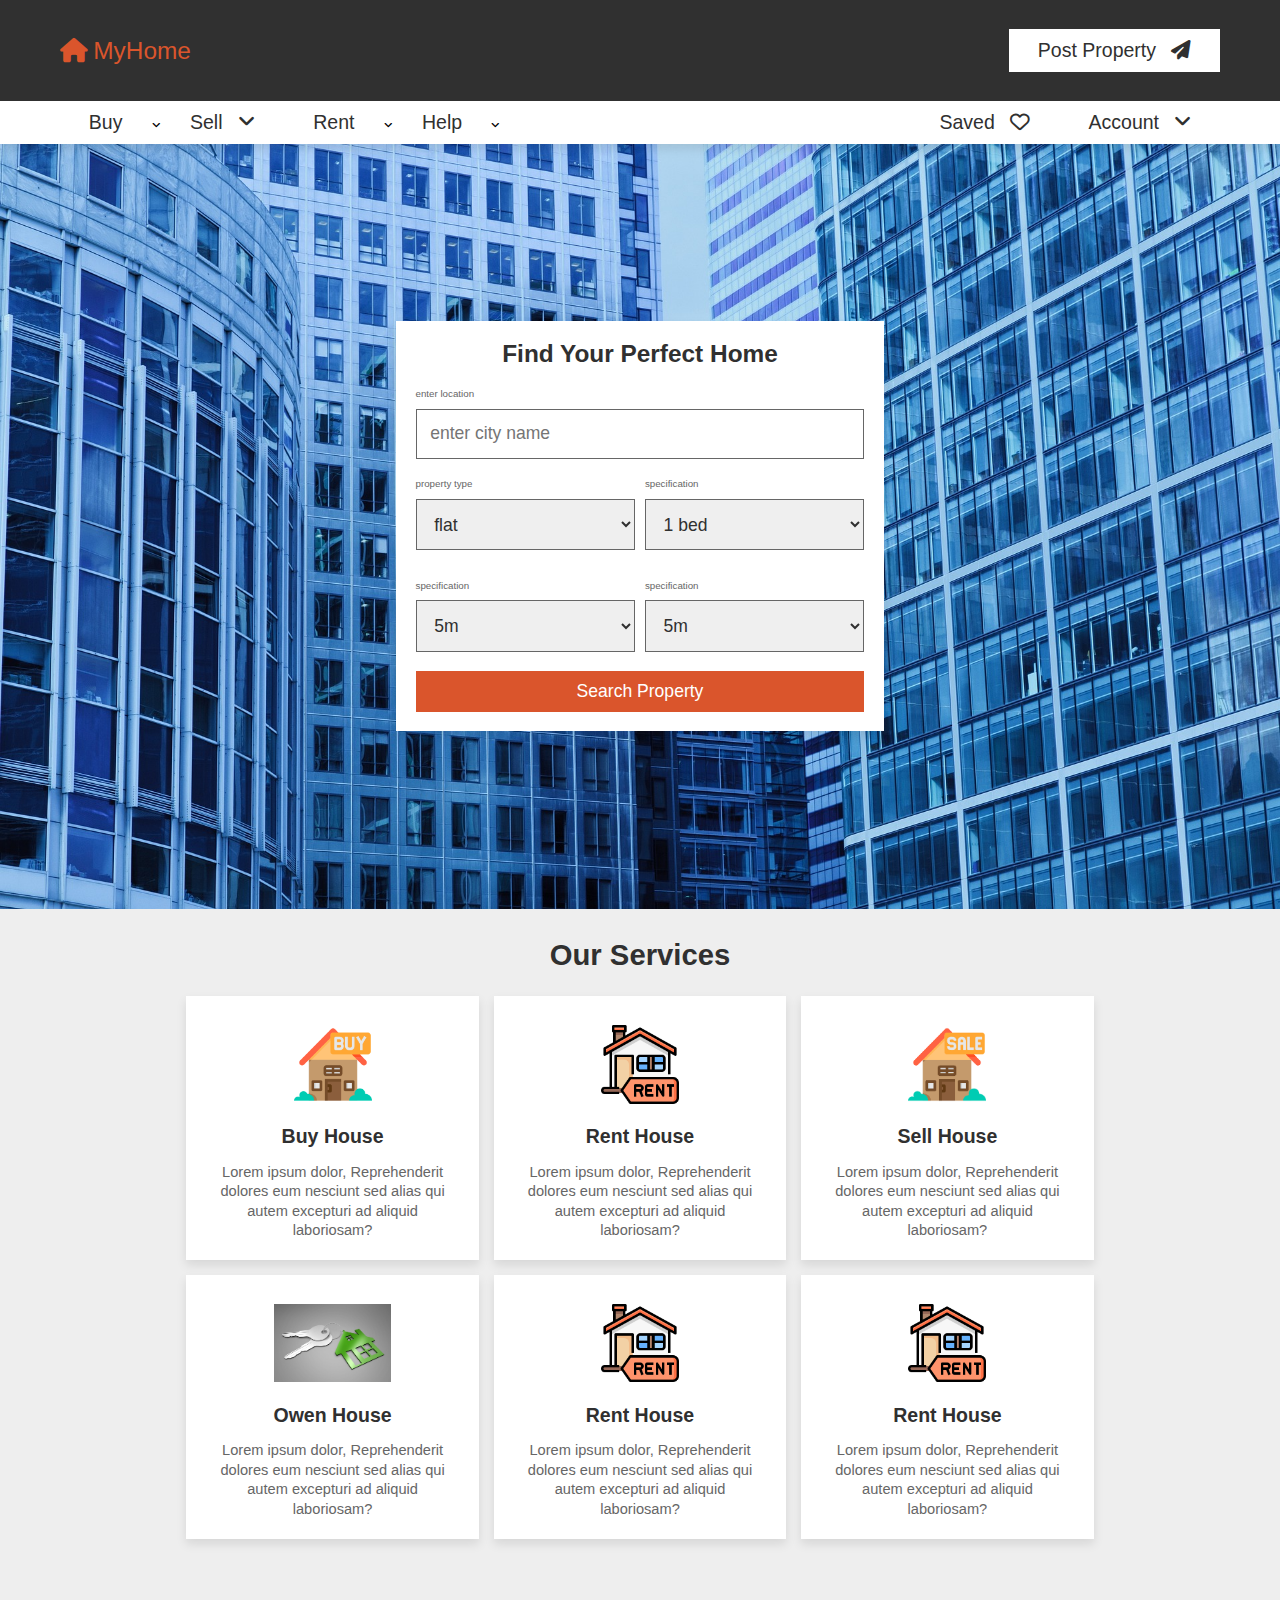
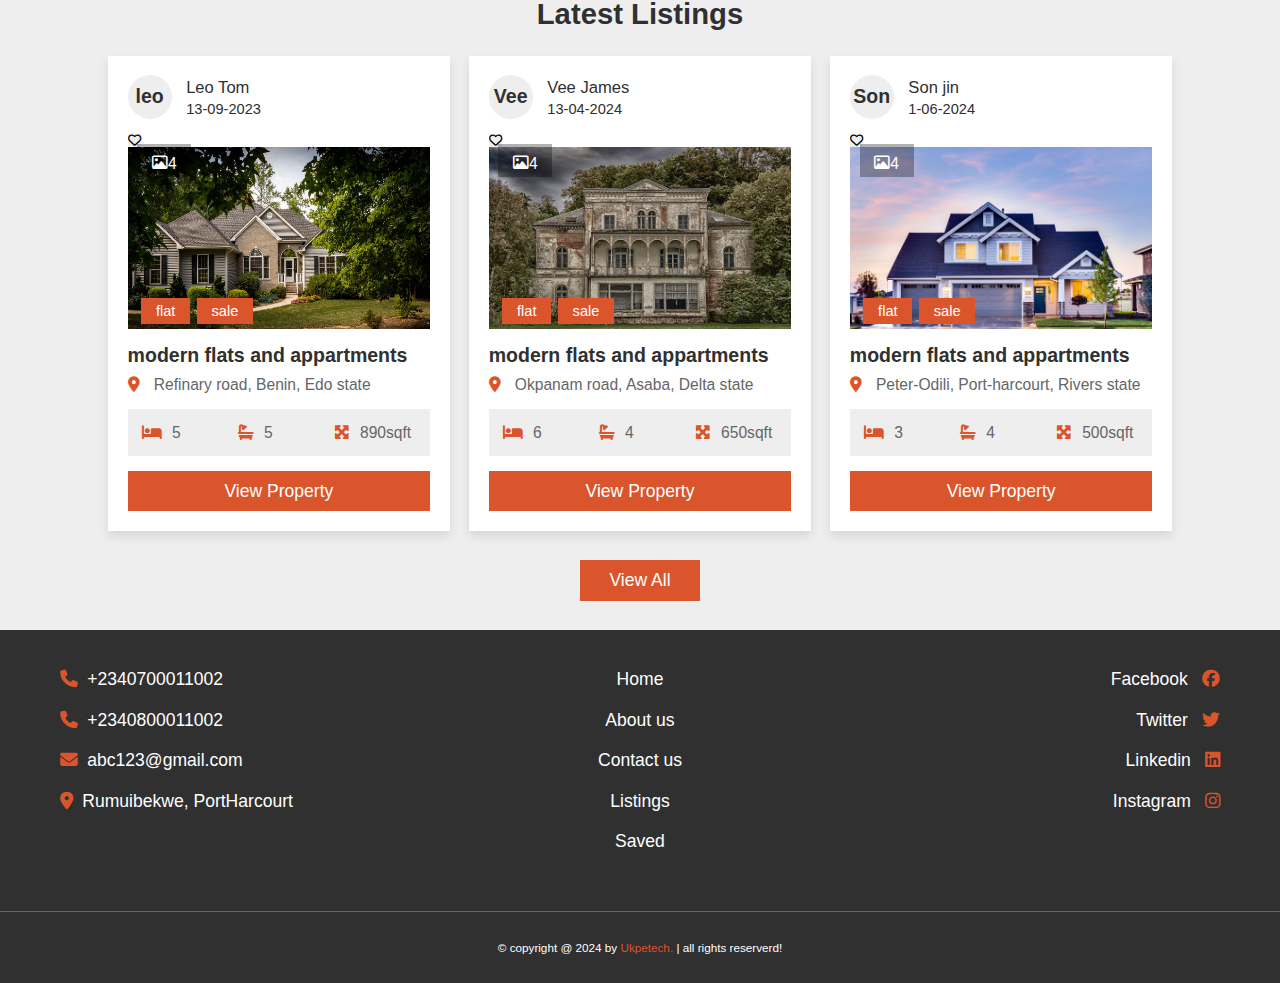
<file: index.html>
<!DOCTYPE html>
<html lang="en">

<head>
    <meta charset="UTF-8">
    <meta name="viewport" content="width=device-width, initial-scale=1.0">
    <title>Home</title>
    <link rel="stylesheet" href="./fontawesome-free-6.5.1-web/css/all.min.css">
    <link rel="stylesheet" href="./style.css">
</head>

<body>
    <!-- HEADER SECTION -->
    <header class="header">
        <nav class="navbar nav-1">
            <section class="flex">
                <a href="./index.html" class="logo"><i class="fas fa-house"></i> MyHome </a>

                <ul>
                    <li><a href="#">Post Property <i class="fas fa-paper-plane"></i></a></li>
                </ul>
            </section>

        </nav>


        <nav class="navbar nav-2">
            <section class="flex">
                <div id="menu-btn" class="fas fa-bars"></div>

                <div class="menu">
                    <ul>
                        <li><a href="#">Buy</a><i class="fas fa-angle-down"></i>
                            <ul>
                                <li><a href="#">House</a></li>
                                <li><a href="#">Shop</a></li>
                                <li><a href="#">Store</a></li>
                            </ul>
                        </li>

                        <li><a href="#">Sell <i class="fas fa-angle-down"></i></a>
                            <ul>
                                <li><a href="#">Post property</a></li>
                                <li><a href="#">Dashboard</a></li>
                            </ul>
                        </li>

                        <li><a href="#">Rent</a><i class="fas fa-angle-down"></i>
                            <ul>
                                <li><a href="#">House</a></li>
                                <li><a href="#">Shop</a></li>
                                <li><a href="#">Store</a></li>
                            </ul>
                        </li>
                        <li><a href="#">Help</a><i class="fas fa-angle-down"></i>
                            <ul>
                                <li><a href="./about.html">About Us</a></li>
                                <li><a href="./contactus.html">Contact Us</a></li>
                                <li><a href="./contactus.html#faq">FAQ</a></li>
                            </ul>
                        </li>

                    </ul>
                </div>

                <ul>
                    <li><a href="#">Saved <i class="far fa-heart"></i></a></li>
                    <li><a href="#">Account <i class="fas fa-angle-down"></i></a>
                        <ul>
                            <li><a href="./login.html">Login</a></li>
                            <li><a href="./register.html">Register</a></li>
                        </ul>

                    </li>
                </ul>

            </section>
        </nav>
    </header>

    <!-- MAIN AREA -->

    <div class="home">

        <section class="center">

            <form action="search.html" method="post">
                <h3>find your perfect home</h3>
                <div class="box">
                    <p>enter location</p>
                    <input type="text" name="location" required maxlength="50" placeholder="enter city name"
                        class="input">
                </div>
                <div class="flex">
                    <div class="box">
                        <p>property type</p>
                        <select name="type" class="input" required>
                            <option value="flat">flat</option>
                            <option value="shop">shop</option>
                            <option value="hostel">hostel</option>
                            <option value="duplex">duplex</option>
                        </select>
                    </div>
                    <div class="box">
                        <p>specification</p>
                        <select name="bedroom" class="input" required>
                            <option value="1">1 bed</option>
                            <option value="1">2 bed</option>
                            <option value="1">3 bed</option>
                            <option value="1">4 bed</option>
                            <option value="1">5 bed</option>
                            <option value="1">6 bed</option>
                            <option value="1">7 bed</option>
                            <option value="1">8 bed</option>
                            <option value="1">9 bed</option>
                        </select>
                    </div>
                    <div class="box">
                        <p>specification</p>
                        <select name="minimum" class="input" required>
                            <option value="500000">5m</option>
                            <option value="5000000">10m</option>
                            <option value="6000000">20m</option>
                            <option value="7000000">30m</option>
                            <option value="8000000">40m</option>
                            <option value="9000000">50m</option>
                            <option value="10000000">60m</option>
                            <option value="110000000">70m</option>
                            <option value="120000000">80m</option>
                            <option value="130000000">90m</option>
                            <option value="140000000">100m</option>
                        </select>
                    </div>
                    <div class="box">
                        <p>specification</p>
                        <select name="maximum" class="input" required>
                            <option value="500000">5m</option>
                            <option value="5000000">10m</option>
                            <option value="6000000">20m</option>
                            <option value="7000000">30m</option>
                            <option value="8000000">40m</option>
                            <option value="9000000">50m</option>
                            <option value="10000000">60m</option>
                            <option value="110000000">70m</option>
                            <option value="120000000">80m</option>
                            <option value="130000000">90m</option>
                            <option value="140000000">100m</option>
                        </select>
                    </div>
                </div>
                <input type="submit" value="search property" name="search" class="btn">
            </form>
        </section>
    </div>

    <section class="service">

        <h1 class="heading">Our Services</h1>

        <div class="box-container">
            <div class="box">
                <img src="image/buy.png" alt="">
                <h3>buy house</h3>
                <p>Lorem ipsum dolor, Reprehenderit dolores eum nesciunt sed
                    alias qui autem excepturi ad aliquid laboriosam?</p>
            </div>
            <div class="box">
                <img src="image/rent.png" alt="">
                <h3>rent house</h3>
                <p>Lorem ipsum dolor, Reprehenderit dolores eum nesciunt sed
                    alias qui autem excepturi ad aliquid laboriosam?</p>
            </div>
            <div class="box">
                <img src="image/sale.png" alt="">
                <h3>sell house</h3>
                <p>Lorem ipsum dolor, Reprehenderit dolores eum nesciunt sed
                    alias qui autem excepturi ad aliquid laboriosam?</p>
            </div>
            <div class="box">
                <img src="image/house-2368389_1280.jpg" alt="">
                <h3>owen house</h3>
                <p>Lorem ipsum dolor, Reprehenderit dolores eum nesciunt sed
                    alias qui autem excepturi ad aliquid laboriosam?</p>
            </div>
            <div class="box">
                <img src="image/rent.png" alt="">
                <h3>rent house</h3>
                <p>Lorem ipsum dolor, Reprehenderit dolores eum nesciunt sed
                    alias qui autem excepturi ad aliquid laboriosam?</p>
            </div>
            <div class="box">
                <img src="image/rent.png" alt="">
                <h3>rent house</h3>
                <p>Lorem ipsum dolor, Reprehenderit dolores eum nesciunt sed
                    alias qui autem excepturi ad aliquid laboriosam?</p>
            </div>
        </div>

    </section>

    <section class="listing">

        <h1 class="heading">latest listings</h1>

        <div class="box-container">

            <div class="box">
                <div class="admin">
                    <h3>leo</h3>
                    <div>
                        <p>Leo Tom</p>
                        <span>13-09-2023</span>
                    </div>
                </div>
                <div class="thumb">
                    <p class="total-images"><i class="far fa-image"></i><span>4</span></p>
                    <p class="type"><span>flat</span><span>sale</span></p>
                    <form action="" method="post">
                        <button type="submit" name="save" class="far fa-heart"></button>
                    </form>
                    <img src="./image/house-409451_1280.jpg" alt="">
                </div>
                <h3 class="name">modern flats and appartments</h3>
                <p class="location"><i class="fas fa-map-marker-alt"></i>
                    <span>Refinary road, Benin, Edo state</span>
                </p>
                <div class="flex">
                    <p><i class="fas fa-bed"></i><span>5</span></p>
                    <p><i class="fas fa-bath"></i><span>5</span></p>
                    <p><i class="fas fa-maximize"></i><span>890sqft</span></p>
                </div>
                <a href="./view_property.html" class="btn">view property</a>
            </div>

            <div class="box">
                <div class="admin">
                    <h3>Vee</h3>
                    <div>
                        <p>Vee James</p>
                        <span>13-04-2024</span>
                    </div>
                </div>
                <div class="thumb">
                    <p class="total-images"><i class="far fa-image"></i><span>4</span></p>
                    <p class="type"><span>flat</span><span>sale</span></p>
                    <form action="" method="post">
                        <button type="submit" name="save" class="far fa-heart"></button>
                    </form>
                    <img src="./image/lost-places-2759275_1280.jpg" alt="">
                </div>
                <h3 class="name">modern flats and appartments</h3>
                <p class="location"><i class="fas fa-map-marker-alt"></i>
                    <span>Okpanam road, Asaba, Delta state</span>
                </p>
                <div class="flex">
                    <p><i class="fas fa-bed"></i><span>6</span></p>
                    <p><i class="fas fa-bath"></i><span>4</span></p>
                    <p><i class="fas fa-maximize"></i><span>650sqft</span></p>
                </div>
                <a href="./view_property.html" class="btn">view property</a>
            </div>

            <div class="box">
                <div class="admin">
                    <h3>Son</h3>
                    <div>
                        <p>Son jin</p>
                        <span>1-06-2024</span>
                    </div>
                </div>
                <div class="thumb">
                    <p class="total-images"><i class="far fa-image"></i><span>4</span></p>
                    <p class="type"><span>flat</span><span>sale</span></p>
                    <form action="" method="post">
                        <button type="submit" name="save" class="far fa-heart"></button>
                    </form>
                    <img src="./image/house-1836070_1280.jpg" alt="">
                </div>
                <h3 class="name">modern flats and appartments</h3>
                <p class="location"><i class="fas fa-map-marker-alt"></i>
                    <span>Peter-Odili, Port-harcourt, Rivers state</span>
                </p>
                <div class="flex">
                    <p><i class="fas fa-bed"></i><span>3</span></p>
                    <p><i class="fas fa-bath"></i><span>4</span></p>
                    <p><i class="fas fa-maximize"></i><span>500sqft</span></p>
                </div>
                <a href="./view_property.html" class="btn">view property</a>
            </div>
        </div>

        <div style="margin-top: 2rem; text-align: center;">
            <a href="lightening.html" class="inline-btn">view all</a>
        </div>

    </section>

   















    <!-- FOOTER SECTION -->
    <footer class="footer">

        <section class="flex">

            <div class="box">
                <a href="tel:+2340700011002"><i class="fas fa-phone"> </i><span>+2340700011002</span></a>
                <a href="tel:+2340800011002"><i class="fas fa-phone"> </i><span>+2340800011002</span></a>
                <a href="mailto:abc123@gmail.com"><i class="fas fa-envelope"> </i><span>abc123@gmail.com</span></a>
                <a href="#"><i class="fas fa-map-marker-alt"> </i><span>Rumuibekwe, PortHarcourt</span></a>

            </div>

            <div class="box">
                <a href="index.html"><span>Home</span></a>
                <a href="about.html"><span>About us</span></a>
                <a href="contactus.html"><span>Contact us</span></a>
                <a href="lightening.html"><span>Listings</span></a>
                <a href="#"><span>Saved</span></a>
            </div>

            <div class="box">
                <a href="#"><span>Facebook</span> <i class="fab fa-facebook"></i></a>
                <a href="#"><span>Twitter</span> <i class="fab fa-twitter"></i></a>
                <a href="#"><span>Linkedin</span> <i class="fab fa-linkedin"></i></a>
                <a href="#"><span>Instagram</span> <i class="fab fa-instagram"></i></a>
            </div>


        </section>

        <div class="credit">&copy; copyright @ 2024 by <span> Ukpetech.</span> | all rights reserverd!</div>

    </footer>




    <script src="./script.js"></script>

</body>

</html>
</file>
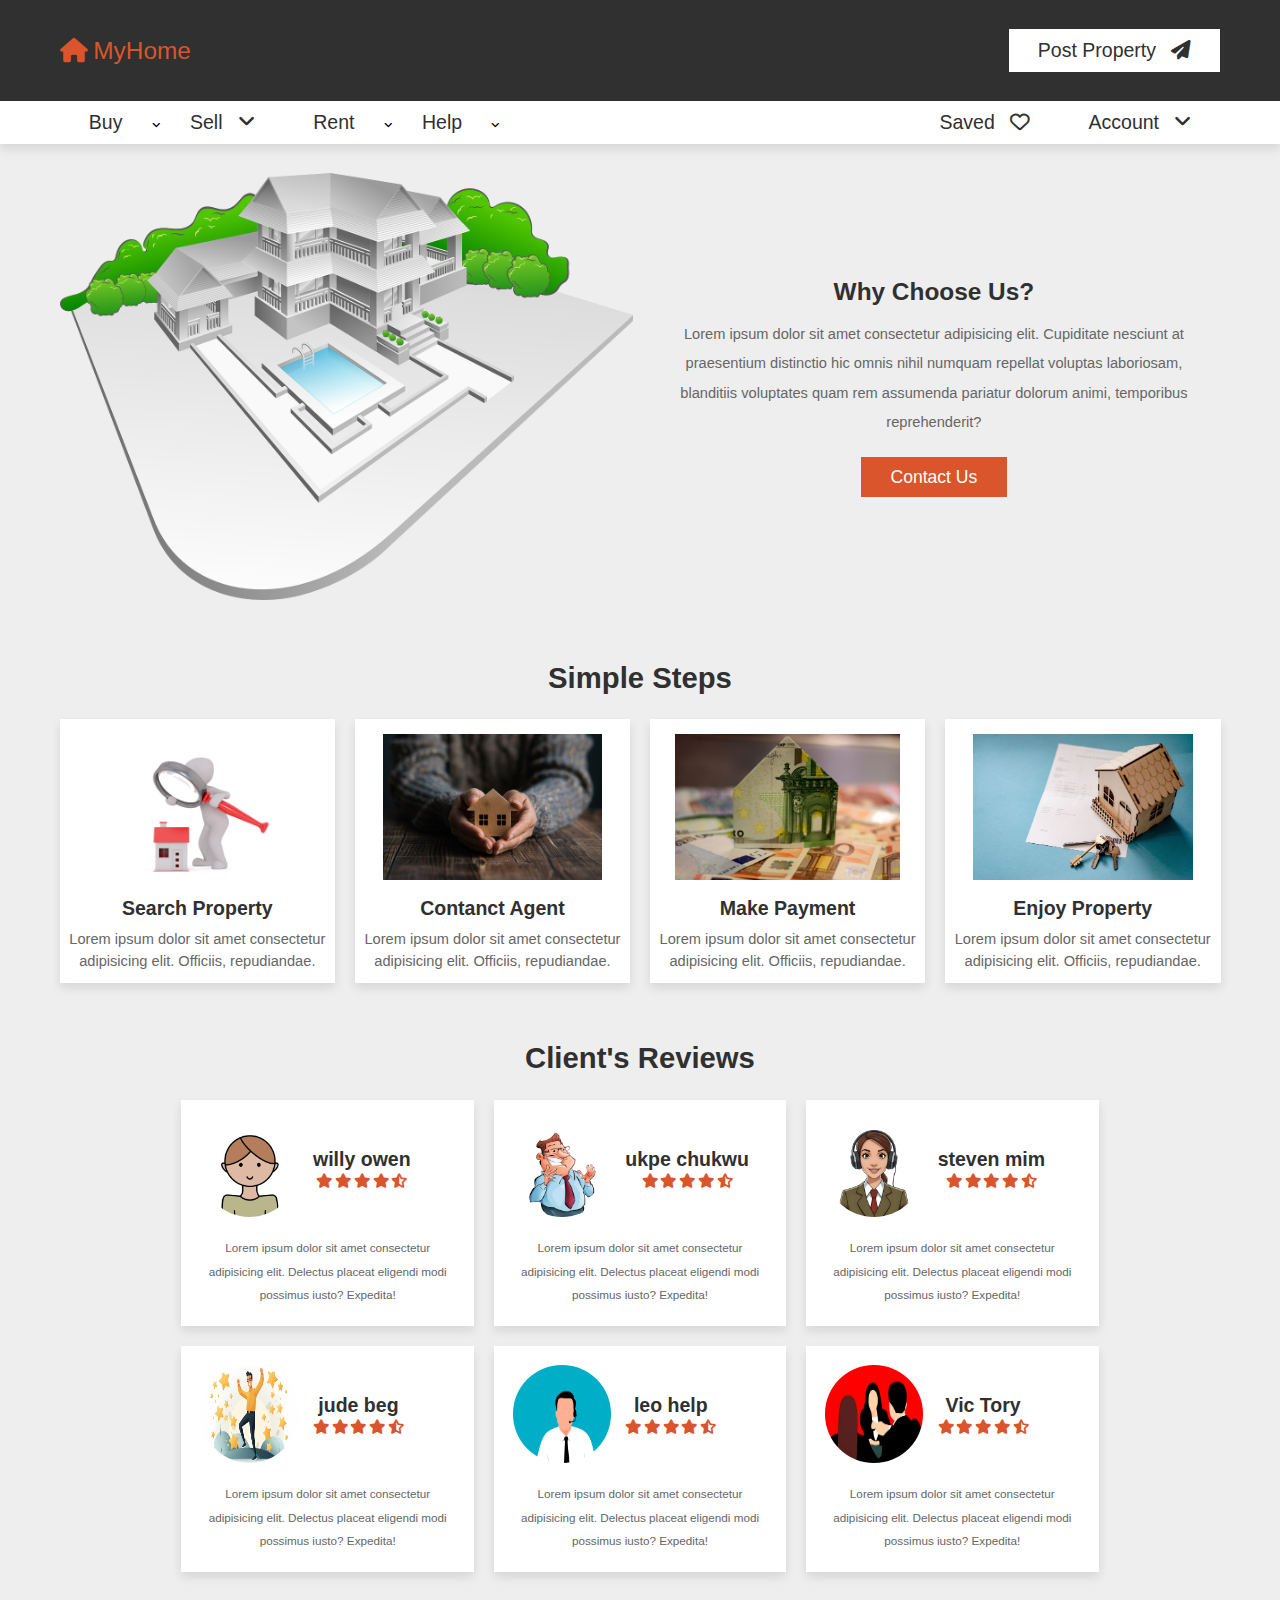
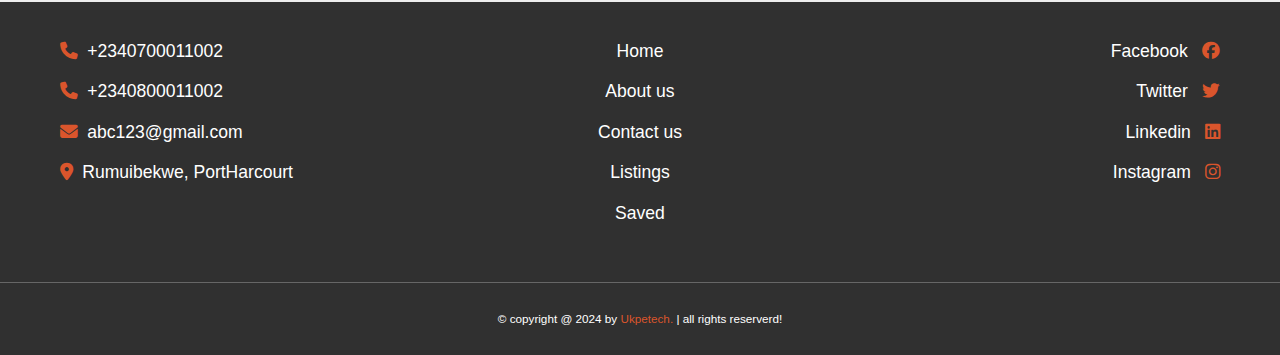
<file: about.html>
<!DOCTYPE html>
<html lang="en">

<head>
    <meta charset="UTF-8">
    <meta name="viewport" content="width=device-width, initial-scale=1.0">
    <title>about</title>
    <link rel="stylesheet" href="./fontawesome-free-6.5.1-web/css/all.min.css">
    <link rel="stylesheet" href="./style.css">
</head>

<body>
    <header class="header">
        <nav class="navbar nav-1">
            <section class="flex">
                <a href="./index.html" class="logo"><i class="fas fa-house"></i> MyHome </a>

                <ul>
                    <li><a href="#">Post Property <i class="fas fa-paper-plane"></i></a></li>
                </ul>
            </section>

        </nav>


        <nav class="navbar nav-2">
            <section class="flex">
                <div id="menu-btn" class="fas fa-bars"></div>

                <div class="menu">
                    <ul>
                        <li><a href="#">Buy</a><i class="fas fa-angle-down"></i>
                            <ul>
                                <li><a href="#">House</a></li>
                                <li><a href="#">Shop</a></li>
                                <li><a href="#">Store</a></li>
                            </ul>
                        </li>

                        <li><a href="#">Sell <i class="fas fa-angle-down"></i></a>
                            <ul>
                                <li><a href="#">Post property</a></li>
                                <li><a href="#">Dashboard</a></li>
                            </ul>
                        </li>

                        <li><a href="#">Rent</a><i class="fas fa-angle-down"></i>
                            <ul>
                                <li><a href="#">House</a></li>
                                <li><a href="#">Shop</a></li>
                                <li><a href="#">Store</a></li>
                            </ul>
                        </li>
                        <li><a href="#">Help</a><i class="fas fa-angle-down"></i>
                            <ul>
                                <li><a href="./about.html">About Us</a></li>
                                <li><a href="./contactus.html">Contact Us</a></li>
                                <li><a href="./contactus.html#faq">FAQ</a></li>
                            </ul>
                        </li>

                    </ul>
                </div>

                <ul>
                    <li><a href="#">Saved <i class="far fa-heart"></i></a></li>
                    <li><a href="#">Account <i class="fas fa-angle-down"></i></a>
                        <ul>
                            <li><a href="./login.html">Login</a></li>
                            <li><a href="./register.html">Register</a></li>
                        </ul>

                    </li>
                </ul>

            </section>
        </nav>
    </header>

    <section class="about">

        <div class="row">
            <div class="image">
                <img src="./img/estate-152518_1280.png" alt="">
            </div>
            <div class="content">
                <h3>Why choose us?</h3>
                <p>Lorem ipsum dolor sit amet consectetur adipisicing elit. Cupiditate nesciunt at praesentium
                    distinctio hic omnis nihil numquam repellat voluptas laboriosam, blanditiis voluptates quam rem
                    assumenda pariatur dolorum animi, temporibus reprehenderit?</p>
                <a href="./contactus.html" class=" inline-btn">contact us</a>
            </div>
        </div>

    </section>

    <section class="steps">

        <h1 class="heading">simple steps</h1>
        <div class="box-container">
            <div class="box">
                <img src="./img/property-2955057_1280.jpg" alt="">
                <h3>search property</h3>
                <p>Lorem ipsum dolor sit amet consectetur adipisicing elit. Officiis, repudiandae.</p>
            </div>
            <div class="box">
                <img src="./img/ai-generated-8715598_1280.jpg" alt="">
                <h3>contanct agent</h3>
                <p>Lorem ipsum dolor sit amet consectetur adipisicing elit. Officiis, repudiandae.</p>
            </div>
            <div class="box">
                <img src="./img/housebuilding-1005491_1280.jpg" alt="">
                <h3>make payment</h3>
                <p>Lorem ipsum dolor sit amet consectetur adipisicing elit. Officiis, repudiandae.</p>
            </div>
            <div class="box">
                <img src="./img/real-estate-6688945_1280.jpg" alt="">
                <h3>enjoy property</h3>
                <p>Lorem ipsum dolor sit amet consectetur adipisicing elit. Officiis, repudiandae.</p>
            </div>
        </div>
    </section>

    <section class="review">

        <h1 class="heading">client's reviews</h1>
        <div class="box-container">
            <div class="box">
                <div class="user">
                    <img src="./img1/boy-5526384_1280.jpg" alt="">
                    <div>
                        <h3>willy owen</h3>
                        <div class="stars">
                            <i class="fas fa-star"></i>
                            <i class="fas fa-star"></i>
                            <i class="fas fa-star"></i>
                            <i class="fas fa-star"></i>
                            <i class="fas fa-star-half-alt"></i>
                        </div>
                    </div>
                </div>
                <p>Lorem ipsum dolor sit amet consectetur adipisicing elit. Delectus placeat eligendi modi possimus
                    iusto? Expedita!</p>
            </div>
            <div class="box">
                <div class="user">
                    <img src="./img1/client-1529278_1280.jpg" alt="">
                    <div>
                        <h3>ukpe chukwu</h3>
                        <div class="stars">
                            <i class="fas fa-star"></i>
                            <i class="fas fa-star"></i>
                            <i class="fas fa-star"></i>
                            <i class="fas fa-star"></i>
                            <i class="fas fa-star-half-alt"></i>
                        </div>
                    </div>
                </div>
                <p>Lorem ipsum dolor sit amet consectetur adipisicing elit. Delectus placeat eligendi modi possimus
                    iusto? Expedita!</p>
            </div>
            <div class="box">
                <div class="user">
                    <img src="./img1/customer-service-8775390_1280.png" alt="">
                    <div>
                        <h3>steven mim</h3>
                        <div class="stars">
                            <i class="fas fa-star"></i>
                            <i class="fas fa-star"></i>
                            <i class="fas fa-star"></i>
                            <i class="fas fa-star"></i>
                            <i class="fas fa-star-half-alt"></i>
                        </div>
                    </div>
                </div>
                <p>Lorem ipsum dolor sit amet consectetur adipisicing elit. Delectus placeat eligendi modi possimus
                    iusto? Expedita!</p>
            </div>
            <div class="box">
                <div class="user">
                    <img src="./img1/happiness-8422064_1280.jpg" alt="">
                    <div>
                        <h3>jude beg</h3>
                        <div class="stars">
                            <i class="fas fa-star"></i>
                            <i class="fas fa-star"></i>
                            <i class="fas fa-star"></i>
                            <i class="fas fa-star"></i>
                            <i class="fas fa-star-half-alt"></i>
                        </div>
                    </div>
                </div>
                <p>Lorem ipsum dolor sit amet consectetur adipisicing elit. Delectus placeat eligendi modi possimus
                    iusto? Expedita!</p>
            </div>
            <div class="box">
                <div class="user">
                    <img src="./img1/headset-6617715_1280.png" alt="">
                    <div>
                        <h3>leo help</h3>
                        <div class="stars">
                            <i class="fas fa-star"></i>
                            <i class="fas fa-star"></i>
                            <i class="fas fa-star"></i>
                            <i class="fas fa-star"></i>
                            <i class="fas fa-star-half-alt"></i>
                        </div>
                    </div>
                </div>
                <p>Lorem ipsum dolor sit amet consectetur adipisicing elit. Delectus placeat eligendi modi possimus
                    iusto? Expedita!</p>
            </div>
            <div class="box">
                <div class="user">
                    <img src="./img1/hiring-3531130_1280.jpg" alt="">
                    <div>
                        <h3>Vic Tory</h3>
                        <div class="stars">
                            <i class="fas fa-star"></i>
                            <i class="fas fa-star"></i>
                            <i class="fas fa-star"></i>
                            <i class="fas fa-star"></i>
                            <i class="fas fa-star-half-alt"></i>
                        </div>
                    </div>
                </div>
                <p>Lorem ipsum dolor sit amet consectetur adipisicing elit. Delectus placeat eligendi modi possimus
                    iusto? Expedita!</p>
            </div>
        </div>
    </section>

















    <footer class="footer">

        <section class="flex">

            <div class="box">
                <a href="tel:+2340700011002"><i class="fas fa-phone"> </i><span>+2340700011002</span></a>
                <a href="tel:+2340800011002"><i class="fas fa-phone"> </i><span>+2340800011002</span></a>
                <a href="mailto:abc123@gmail.com"><i class="fas fa-envelope"> </i><span>abc123@gmail.com</span></a>
                <a href="#"><i class="fas fa-map-marker-alt"> </i><span>Rumuibekwe, PortHarcourt</span></a>

            </div>

            <div class="box">
                <a href="index.html"><span>Home</span></a>
                <a href="about.html"><span>About us</span></a>
                <a href="contactus.html"><span>Contact us</span></a>
                <a href="lightening.html"><span>Listings</span></a>
                <a href="#"><span>Saved</span></a>
            </div>

            <div class="box">
                <a href="#"><span>Facebook</span> <i class="fab fa-facebook"></i></a>
                <a href="#"><span>Twitter</span> <i class="fab fa-twitter"></i></a>
                <a href="#"><span>Linkedin</span> <i class="fab fa-linkedin"></i></a>
                <a href="#"><span>Instagram</span> <i class="fab fa-instagram"></i></a>
            </div>


        </section>

        <div class="credit">&copy; copyright @ 2024 by <span> Ukpetech.</span> | all rights reserverd!</div>

    </footer>




    <script src="./script.js"></script>

</body>

</html>
</file>
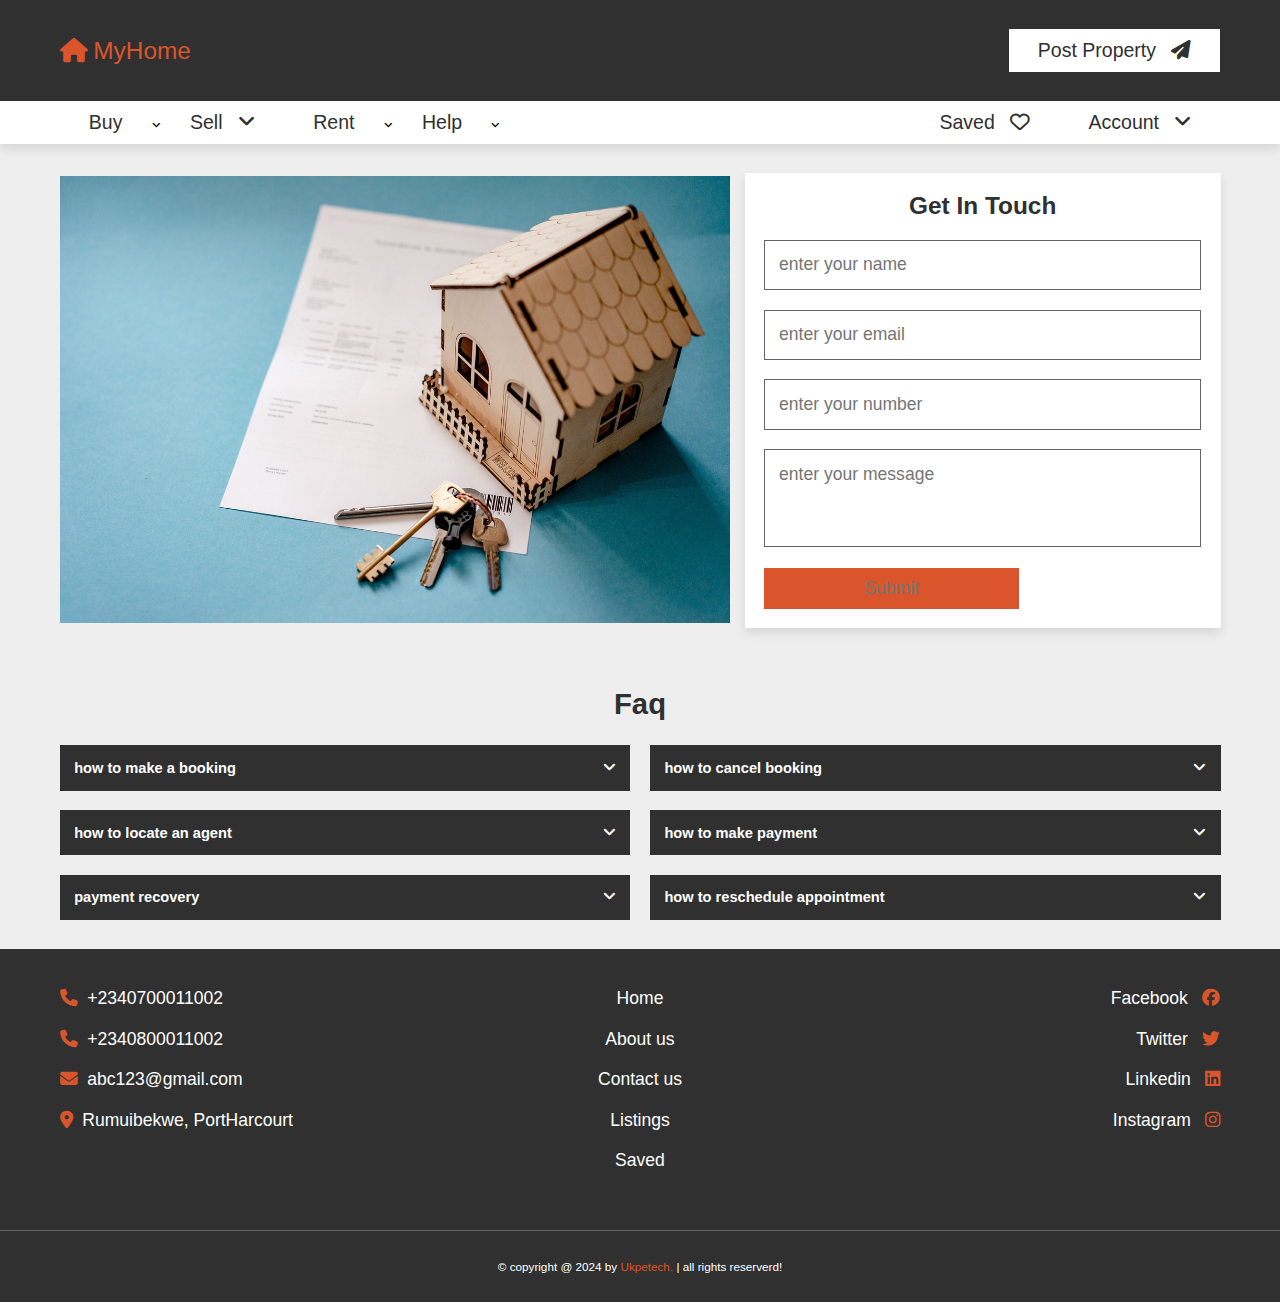
<file: contactus.html>
<!DOCTYPE html>
<html lang="en">

<head>
    <meta charset="UTF-8">
    <meta name="viewport" content="width=device-width, initial-scale=1.0">
    <title>Contact</title>
    <link rel="stylesheet" href="./fontawesome-free-6.5.1-web/css/all.min.css">
    <link rel="stylesheet" href="./style.css">
</head>

<body>
    <header class="header">
        <nav class="navbar nav-1">
            <section class="flex">
                <a href="./index.html" class="logo"><i class="fas fa-house"></i> MyHome </a>

                <ul>
                    <li><a href="#">Post Property <i class="fas fa-paper-plane"></i></a></li>
                </ul>
            </section>

        </nav>


        <nav class="navbar nav-2">
            <section class="flex">
                <div id="menu-btn" class="fas fa-bars"></div>

                <div class="menu">
                    <ul>
                        <li><a href="#">Buy</a><i class="fas fa-angle-down"></i>
                            <ul>
                                <li><a href="#">House</a></li>
                                <li><a href="#">Shop</a></li>
                                <li><a href="#">Store</a></li>
                            </ul>
                        </li>

                        <li><a href="#">Sell <i class="fas fa-angle-down"></i></a>
                            <ul>
                                <li><a href="#">Post property</a></li>
                                <li><a href="#">Dashboard</a></li>
                            </ul>
                        </li>

                        <li><a href="#">Rent</a><i class="fas fa-angle-down"></i>
                            <ul>
                                <li><a href="#">House</a></li>
                                <li><a href="#">Shop</a></li>
                                <li><a href="#">Store</a></li>
                            </ul>
                        </li>
                        <li><a href="#">Help</a><i class="fas fa-angle-down"></i>
                            <ul>
                                <li><a href="./about.html">About Us</a></li>
                                <li><a href="./contactus.html">Contact Us</a></li>
                                <li><a href="./contactus.html#faq">FAQ</a></li>
                            </ul>
                        </li>

                    </ul>
                </div>

                <ul>
                    <li><a href="#">Saved <i class="far fa-heart"></i></a></li>
                    <li><a href="#">Account <i class="fas fa-angle-down"></i></a>
                        <ul>
                            <li><a href="./login.html">Login</a></li>
                            <li><a href="./register.html">Register</a></li>
                        </ul>

                    </li>
                </ul>

            </section>
        </nav>
    </header>

    <section class="contact">
        <div class="row">
            <div class="image">
                <img src="./img/real-estate-6688945_1280.jpg" alt="">
            </div>
            <form action="" method="post">
                <h3>get in touch</h3>
                <input type="text" name="name" required maxlength="50" placeholder="enter your name" class="box">
                <input type="email" name="name" required maxlength="50" placeholder="enter your email" class="box">
                <input type="number" name="number" required maxlength="11" max="99999999999" min="0"
                    placeholder="enter your number" class="box">
                <textarea name="message" placeholder="enter your message" required maxlength="500" cols="30" rows="10"
                    class="box"></textarea>

                <input type="submit message" placeholder="submit" class="inline-btn">
            </form>
        </div>
    </section>

    <section class="faq" id="faq">

        <h1 class="heading">faq</h1>

        <div class="box-container">

            <div class="box">
                <h3>how to make a booking <span><i class="fas fa-angle-down"></i></span></h3>
                <p>Lorem ipsum dolor sit amet consectetur adipisicing elit. Consectetur odio laudantium harum asperiores
                    voluptatem culpa quisquam rem quod eum perferendis!</p>
            </div>
            <div class="box">
                <h3>how to cancel booking <span><i class="fas fa-angle-down"></i></span></h3>
                <p>Lorem ipsum dolor sit amet consectetur adipisicing elit. Consectetur odio laudantium harum asperiores
                    voluptatem culpa quisquam rem quod eum perferendis!</p>
            </div>
            <div class="box">
                <h3>how to locate an agent <span><i class="fas fa-angle-down"></i></span></h3>
                <p>Lorem ipsum dolor sit amet consectetur adipisicing elit. Consectetur odio laudantium harum asperiores
                    voluptatem culpa quisquam rem quod eum perferendis!</p>
            </div>
            <div class="box">
                <h3>how to make payment <span><i class="fas fa-angle-down"></i></span></h3>
                <p>Lorem ipsum dolor sit amet consectetur adipisicing elit. Consectetur odio laudantium harum asperiores
                    voluptatem culpa quisquam rem quod eum perferendis!</p>
            </div>
            <div class="box">
                <h3>payment recovery <span><i class="fas fa-angle-down"></i></span></h3>
                <p>Lorem ipsum dolor sit amet consectetur adipisicing elit. Consectetur odio laudantium harum asperiores
                    voluptatem culpa quisquam rem quod eum perferendis!</p>
            </div>
            <div class="box">
                <h3>how to reschedule appointment <span><i class="fas fa-angle-down"></i></span></h3>
                <p>Lorem ipsum dolor sit amet consectetur adipisicing elit. Consectetur odio laudantium harum asperiores
                    voluptatem culpa quisquam rem quod eum perferendis!</p>
            </div>

        </div>

    </section>

















    <footer class="footer">

        <section class="flex">

            <div class="box">
                <a href="tel:+2340700011002"><i class="fas fa-phone"> </i><span>+2340700011002</span></a>
                <a href="tel:+2340800011002"><i class="fas fa-phone"> </i><span>+2340800011002</span></a>
                <a href="mailto:abc123@gmail.com"><i class="fas fa-envelope"> </i><span>abc123@gmail.com</span></a>
                <a href="#"><i class="fas fa-map-marker-alt"> </i><span>Rumuibekwe, PortHarcourt</span></a>

            </div>

            <div class="box">
                <a href="index.html"><span>Home</span></a>
                <a href="about.html"><span>About us</span></a>
                <a href="contactus.html"><span>Contact us</span></a>
                <a href="lightening.html"><span>Listings</span></a>
                <a href="#"><span>Saved</span></a>
            </div>

            <div class="box">
                <a href="#"><span>Facebook</span> <i class="fab fa-facebook"></i></a>
                <a href="#"><span>Twitter</span> <i class="fab fa-twitter"></i></a>
                <a href="#"><span>Linkedin</span> <i class="fab fa-linkedin"></i></a>
                <a href="#"><span>Instagram</span> <i class="fab fa-instagram"></i></a>
            </div>


        </section>

        <div class="credit">&copy; copyright @ 2024 by <span> Ukpetech.</span> | all rights reserverd!</div>

    </footer>




    <script src="./script.js"></script>

</body>

</html>
</file>
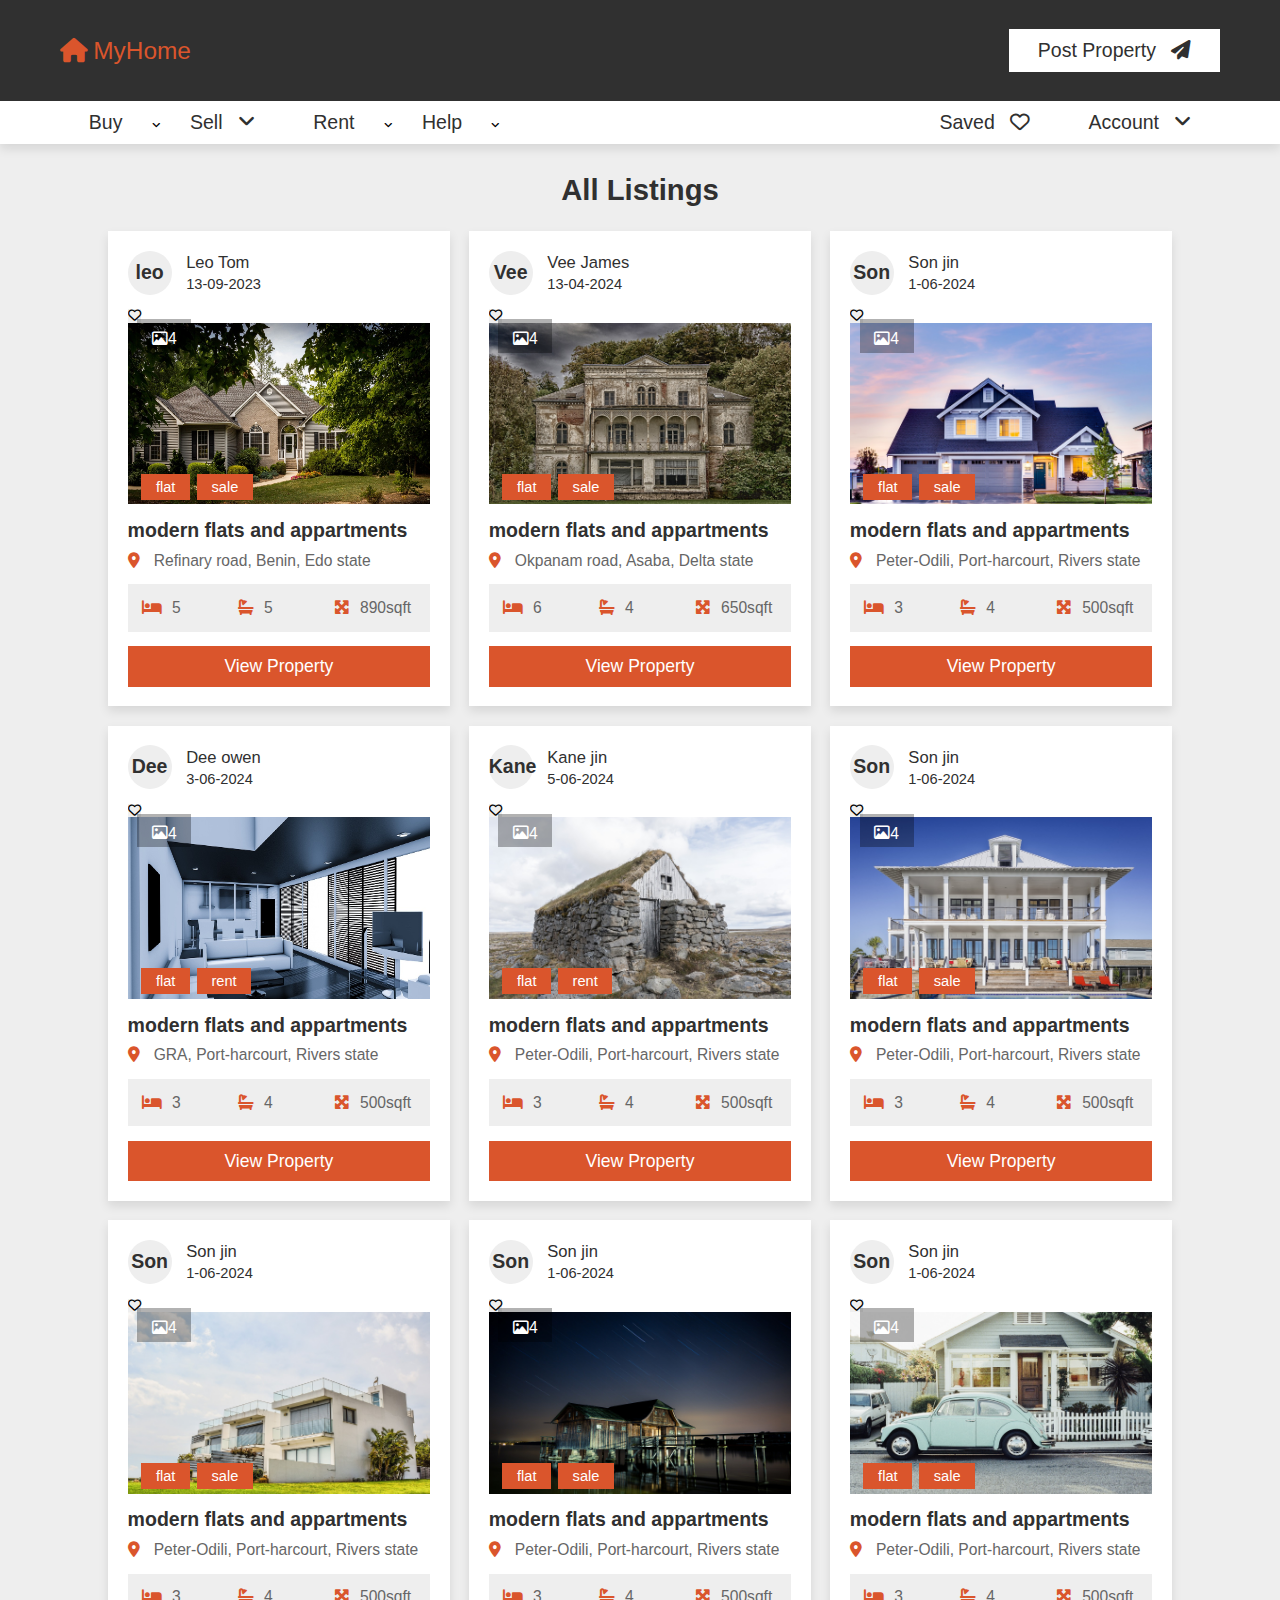
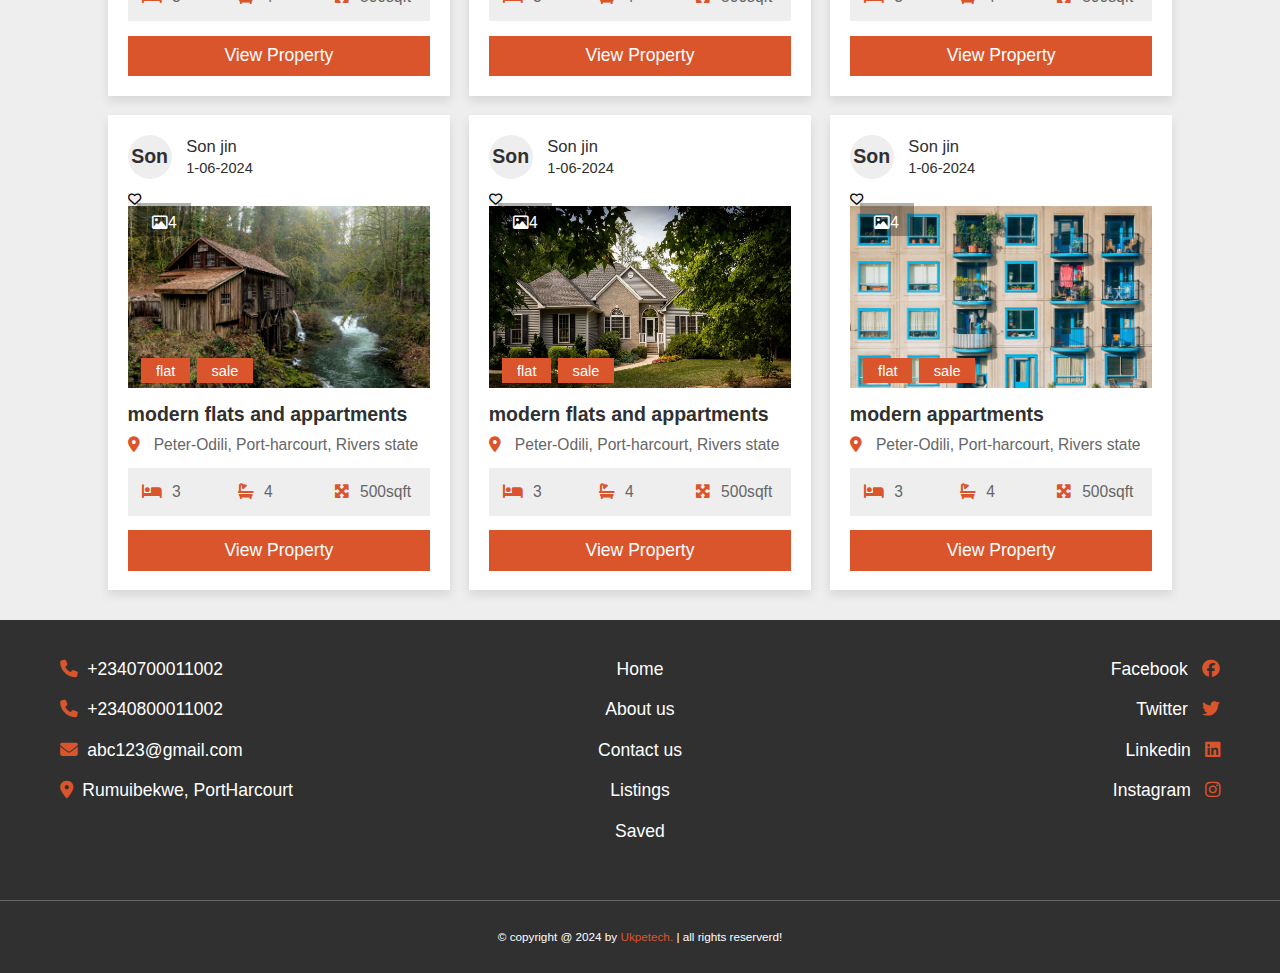
<file: lightening.html>
<!DOCTYPE html>
<html lang="en">

<head>
    <meta charset="UTF-8">
    <meta name="viewport" content="width=device-width, initial-scale=1.0">
    <title>listing</title>
    <link rel="stylesheet" href="./fontawesome-free-6.5.1-web/css/all.min.css">
    <link rel="stylesheet" href="./style.css">
</head>

<body>
    <header class="header">
        <nav class="navbar nav-1">
            <section class="flex">
                <a href="./index.html" class="logo"><i class="fas fa-house"></i> MyHome </a>

                <ul>
                    <li><a href="#">Post Property <i class="fas fa-paper-plane"></i></a></li>
                </ul>
            </section>

        </nav>


        <nav class="navbar nav-2">
            <section class="flex">
                <div id="menu-btn" class="fas fa-bars"></div>

                <div class="menu">
                    <ul>
                        <li><a href="#">Buy</a><i class="fas fa-angle-down"></i>
                            <ul>
                                <li><a href="#">House</a></li>
                                <li><a href="#">Shop</a></li>
                                <li><a href="#">Store</a></li>
                            </ul>
                        </li>

                        <li><a href="#">Sell <i class="fas fa-angle-down"></i></a>
                            <ul>
                                <li><a href="#">Post property</a></li>
                                <li><a href="#">Dashboard</a></li>
                            </ul>
                        </li>

                        <li><a href="#">Rent</a><i class="fas fa-angle-down"></i>
                            <ul>
                                <li><a href="#">House</a></li>
                                <li><a href="#">Shop</a></li>
                                <li><a href="#">Store</a></li>
                            </ul>
                        </li>
                        <li><a href="#">Help</a><i class="fas fa-angle-down"></i>
                            <ul>
                                <li><a href="./about.html">About Us</a></li>
                                <li><a href="./contactus.html">Contact Us</a></li>
                                <li><a href="./contactus.html#faq">FAQ</a></li>
                            </ul>
                        </li>

                    </ul>
                </div>

                <ul>
                    <li><a href="#">Saved <i class="far fa-heart"></i></a></li>
                    <li><a href="#">Account <i class="fas fa-angle-down"></i></a>
                        <ul>
                            <li><a href="./login.html">Login</a></li>
                            <li><a href="./register.html">Register</a></li>
                        </ul>

                    </li>
                </ul>

            </section>
        </nav>
    </header>

    <section class="listing">

        <h1 class="heading">All listings</h1>

        <div class="box-container">

            <div class="box">
                <div class="admin">
                    <h3>leo</h3>
                    <div>
                        <p>Leo Tom</p>
                        <span>13-09-2023</span>
                    </div>
                </div>
                <div class="thumb">
                    <p class="total-images"><i class="far fa-image"></i><span>4</span></p>
                    <p class="type"><span>flat</span><span>sale</span></p>
                    <form action="" method="post">
                        <button type="submit" name="save" class="far fa-heart"></button>
                    </form>
                    <img src="./image/house-409451_1280.jpg" alt="">
                </div>
                <h3 class="name">modern flats and appartments</h3>
                <p class="location"><i class="fas fa-map-marker-alt"></i>
                    <span>Refinary road, Benin, Edo state</span></p>
                    <div class="flex">
                        <p><i class="fas fa-bed"></i><span>5</span></p>
                        <p><i class="fas fa-bath"></i><span>5</span></p>
                        <p><i class="fas fa-maximize"></i><span>890sqft</span></p>
                    </div>
                    <a href="./view_property.html" class="btn">view property</a>
            </div>
            
            <div class="box">
                <div class="admin">
                    <h3>Vee</h3>
                    <div>
                        <p>Vee James</p>
                        <span>13-04-2024</span>
                    </div>
                </div>
                <div class="thumb">
                    <p class="total-images"><i class="far fa-image"></i><span>4</span></p>
                    <p class="type"><span>flat</span><span>sale</span></p>
                    <form action="" method="post">
                        <button type="submit" name="save" class="far fa-heart"></button>
                    </form>
                    <img src="./image/lost-places-2759275_1280.jpg" alt="">
                </div>
                <h3 class="name">modern flats and appartments</h3>
                <p class="location"><i class="fas fa-map-marker-alt"></i>
                    <span>Okpanam road, Asaba, Delta state</span></p>
                    <div class="flex">
                        <p><i class="fas fa-bed"></i><span>6</span></p>
                        <p><i class="fas fa-bath"></i><span>4</span></p>
                        <p><i class="fas fa-maximize"></i><span>650sqft</span></p>
                    </div>
                    <a href="./view_property.html" class="btn">view property</a>
            </div>
            
            <div class="box">
                <div class="admin">
                    <h3>Son</h3>
                    <div>
                        <p>Son jin</p>
                        <span>1-06-2024</span>
                    </div>
                </div>
                <div class="thumb">
                    <p class="total-images"><i class="far fa-image"></i><span>4</span></p>
                    <p class="type"><span>flat</span><span>sale</span></p>
                    <form action="" method="post">
                        <button type="submit" name="save" class="far fa-heart"></button>
                    </form>
                    <img src="./image/house-1836070_1280.jpg" alt="">
                </div>
                <h3 class="name">modern flats and appartments</h3>
                <p class="location"><i class="fas fa-map-marker-alt"></i>
                    <span>Peter-Odili, Port-harcourt, Rivers state</span></p>
                    <div class="flex">
                        <p><i class="fas fa-bed"></i><span>3</span></p>
                        <p><i class="fas fa-bath"></i><span>4</span></p>
                        <p><i class="fas fa-maximize"></i><span>500sqft</span></p>
                    </div>
                    <a href="./view_property.html" class="btn">view property</a>
            </div>
            <div class="box">
                <div class="admin">
                    <h3>Dee</h3>
                    <div>
                        <p>Dee owen</p>
                        <span>3-06-2024</span>
                    </div>
                </div>
                <div class="thumb">
                    <p class="total-images"><i class="far fa-image"></i><span>4</span></p>
                    <p class="type"><span>flat</span><span>rent</span></p>
                    <form action="" method="post">
                        <button type="submit" name="save" class="far fa-heart"></button>
                    </form>
                    <img src="./image/living-room-3539587_1280.jpg" alt="">
                </div>
                <h3 class="name">modern flats and appartments</h3>
                <p class="location"><i class="fas fa-map-marker-alt"></i>
                    <span>GRA, Port-harcourt, Rivers state</span></p>
                    <div class="flex">
                        <p><i class="fas fa-bed"></i><span>3</span></p>
                        <p><i class="fas fa-bath"></i><span>4</span></p>
                        <p><i class="fas fa-maximize"></i><span>500sqft</span></p>
                    </div>
                    <a href="./view_property.html" class="btn">view property</a>
            </div>
            <div class="box">
                <div class="admin">
                    <h3>Kane</h3>
                    <div>
                        <p>Kane jin</p>
                        <span>5-06-2024</span>
                    </div>
                </div>
                <div class="thumb">
                    <p class="total-images"><i class="far fa-image"></i><span>4</span></p>
                    <p class="type"><span>flat</span><span>rent</span></p>
                    <form action="" method="post">
                        <button type="submit" name="save" class="far fa-heart"></button>
                    </form>
                    <img src="./image/iceland-4524112_1280.jpg" alt="">
                </div>
                <h3 class="name">modern flats and appartments</h3>
                <p class="location"><i class="fas fa-map-marker-alt"></i>
                    <span>Peter-Odili, Port-harcourt, Rivers state</span></p>
                    <div class="flex">
                        <p><i class="fas fa-bed"></i><span>3</span></p>
                        <p><i class="fas fa-bath"></i><span>4</span></p>
                        <p><i class="fas fa-maximize"></i><span>500sqft</span></p>
                    </div>
                    <a href="./view_property.html" class="btn">view property</a>
            </div>
            <div class="box">
                <div class="admin">
                    <h3>Son</h3>
                    <div>
                        <p>Son jin</p>
                        <span>1-06-2024</span>
                    </div>
                </div>
                <div class="thumb">
                    <p class="total-images"><i class="far fa-image"></i><span>4</span></p>
                    <p class="type"><span>flat</span><span>sale</span></p>
                    <form action="" method="post">
                        <button type="submit" name="save" class="far fa-heart"></button>
                    </form>
                    <img src="./image/large-home-389271_1280.jpg" alt="">
                </div>
                <h3 class="name">modern flats and appartments</h3>
                <p class="location"><i class="fas fa-map-marker-alt"></i>
                    <span>Peter-Odili, Port-harcourt, Rivers state</span></p>
                    <div class="flex">
                        <p><i class="fas fa-bed"></i><span>3</span></p>
                        <p><i class="fas fa-bath"></i><span>4</span></p>
                        <p><i class="fas fa-maximize"></i><span>500sqft</span></p>
                    </div>
                    <a href="./view_property.html" class="btn">view property</a>
            </div>
            <div class="box">
                <div class="admin">
                    <h3>Son</h3>
                    <div>
                        <p>Son jin</p>
                        <span>1-06-2024</span>
                    </div>
                </div>
                <div class="thumb">
                    <p class="total-images"><i class="far fa-image"></i><span>4</span></p>
                    <p class="type"><span>flat</span><span>sale</span></p>
                    <form action="" method="post">
                        <button type="submit" name="save" class="far fa-heart"></button>
                    </form>
                    <img src="./image/residence-2219972_1280.jpg" alt="">
                </div>
                <h3 class="name">modern flats and appartments</h3>
                <p class="location"><i class="fas fa-map-marker-alt"></i>
                    <span>Peter-Odili, Port-harcourt, Rivers state</span></p>
                    <div class="flex">
                        <p><i class="fas fa-bed"></i><span>3</span></p>
                        <p><i class="fas fa-bath"></i><span>4</span></p>
                        <p><i class="fas fa-maximize"></i><span>500sqft</span></p>
                    </div>
                    <a href="./view_property.html" class="btn">view property</a>
            </div>
            <div class="box">
                <div class="admin">
                    <h3>Son</h3>
                    <div>
                        <p>Son jin</p>
                        <span>1-06-2024</span>
                    </div>
                </div>
                <div class="thumb">
                    <p class="total-images"><i class="far fa-image"></i><span>4</span></p>
                    <p class="type"><span>flat</span><span>sale</span></p>
                    <form action="" method="post">
                        <button type="submit" name="save" class="far fa-heart"></button>
                    </form>
                    <img src="./image/stilt-house-1626354_1280.jpg" alt="">
                </div>
                <h3 class="name">modern flats and appartments</h3>
                <p class="location"><i class="fas fa-map-marker-alt"></i>
                    <span>Peter-Odili, Port-harcourt, Rivers state</span></p>
                    <div class="flex">
                        <p><i class="fas fa-bed"></i><span>3</span></p>
                        <p><i class="fas fa-bath"></i><span>4</span></p>
                        <p><i class="fas fa-maximize"></i><span>500sqft</span></p>
                    </div>
                    <a href="./view_property.html" class="btn">view property</a>
            </div>
            <div class="box">
                <div class="admin">
                    <h3>Son</h3>
                    <div>
                        <p>Son jin</p>
                        <span>1-06-2024</span>
                    </div>
                </div>
                <div class="thumb">
                    <p class="total-images"><i class="far fa-image"></i><span>4</span></p>
                    <p class="type"><span>flat</span><span>sale</span></p>
                    <form action="" method="post">
                        <button type="submit" name="save" class="far fa-heart"></button>
                    </form>
                    <img src="./image/vw-beetle-405876_1280.jpg" alt="">
                </div>
                <h3 class="name">modern flats and appartments</h3>
                <p class="location"><i class="fas fa-map-marker-alt"></i>
                    <span>Peter-Odili, Port-harcourt, Rivers state</span></p>
                    <div class="flex">
                        <p><i class="fas fa-bed"></i><span>3</span></p>
                        <p><i class="fas fa-bath"></i><span>4</span></p>
                        <p><i class="fas fa-maximize"></i><span>500sqft</span></p>
                    </div>
                    <a href="./view_property.html" class="btn">view property</a>
            </div>
            <div class="box">
                <div class="admin">
                    <h3>Son</h3>
                    <div>
                        <p>Son jin</p>
                        <span>1-06-2024</span>
                    </div>
                </div>
                <div class="thumb">
                    <p class="total-images"><i class="far fa-image"></i><span>4</span></p>
                    <p class="type"><span>flat</span><span>sale</span></p>
                    <form action="" method="post">
                        <button type="submit" name="save" class="far fa-heart"></button>
                    </form>
                    <img src="./image/house-6967908_1280.jpg" alt="">
                </div>
                <h3 class="name">modern flats and appartments</h3>
                <p class="location"><i class="fas fa-map-marker-alt"></i>
                    <span>Peter-Odili, Port-harcourt, Rivers state</span></p>
                    <div class="flex">
                        <p><i class="fas fa-bed"></i><span>3</span></p>
                        <p><i class="fas fa-bath"></i><span>4</span></p>
                        <p><i class="fas fa-maximize"></i><span>500sqft</span></p>
                    </div>
                    <a href="./view_property.html" class="btn">view property</a>
            </div>
            <div class="box">
                <div class="admin">
                    <h3>Son</h3>
                    <div>
                        <p>Son jin</p>
                        <span>1-06-2024</span>
                    </div>
                </div>
                <div class="thumb">
                    <p class="total-images"><i class="far fa-image"></i><span>4</span></p>
                    <p class="type"><span>flat</span><span>sale</span></p>
                    <form action="" method="post">
                        <button type="submit" name="save" class="far fa-heart"></button>
                    </form>
                    <img src="./image/house-409451_1280.jpg" alt="">
                </div>
                <h3 class="name">modern flats and appartments</h3>
                <p class="location"><i class="fas fa-map-marker-alt"></i>
                    <span>Peter-Odili, Port-harcourt, Rivers state</span></p>
                    <div class="flex">
                        <p><i class="fas fa-bed"></i><span>3</span></p>
                        <p><i class="fas fa-bath"></i><span>4</span></p>
                        <p><i class="fas fa-maximize"></i><span>500sqft</span></p>
                    </div>
                    <a href="./view_property.html" class="btn">view property</a>
            </div>
            <div class="box">
                <div class="admin">
                    <h3>Son</h3>
                    <div>
                        <p>Son jin</p>
                        <span>1-06-2024</span>
                    </div>
                </div>
                <div class="thumb">
                    <p class="total-images"><i class="far fa-image"></i><span>4</span></p>
                    <p class="type"><span>flat</span><span>sale</span></p>
                    <form action="" method="post">
                        <button type="submit" name="save" class="far fa-heart"></button>
                    </form>
                    <img src="./image/apartments-1845884_1280.jpg" alt="">
                </div>
                <h3 class="name">modern appartments</h3>
                <p class="location"><i class="fas fa-map-marker-alt"></i>
                    <span>Peter-Odili, Port-harcourt, Rivers state</span></p>
                    <div class="flex">
                        <p><i class="fas fa-bed"></i><span>3</span></p>
                        <p><i class="fas fa-bath"></i><span>4</span></p>
                        <p><i class="fas fa-maximize"></i><span>500sqft</span></p>
                    </div>
                    <a href="./view_property.html" class="btn">view property</a>
            </div>
        </div>

    </section>

















    <footer class="footer">

        <section class="flex">

            <div class="box">
                <a href="tel:+2340700011002"><i class="fas fa-phone"> </i><span>+2340700011002</span></a>
                <a href="tel:+2340800011002"><i class="fas fa-phone"> </i><span>+2340800011002</span></a>
                <a href="mailto:abc123@gmail.com"><i class="fas fa-envelope"> </i><span>abc123@gmail.com</span></a>
                <a href="#"><i class="fas fa-map-marker-alt"> </i><span>Rumuibekwe, PortHarcourt</span></a>

            </div>

            <div class="box">
                <a href="index.html"><span>Home</span></a>
                <a href="about.html"><span>About us</span></a>
                <a href="contactus.html"><span>Contact us</span></a>
                <a href="lightening.html"><span>Listings</span></a>
                <a href="#"><span>Saved</span></a>
            </div>

            <div class="box">
                <a href="#"><span>Facebook</span> <i class="fab fa-facebook"></i></a>
                <a href="#"><span>Twitter</span> <i class="fab fa-twitter"></i></a>
                <a href="#"><span>Linkedin</span> <i class="fab fa-linkedin"></i></a>
                <a href="#"><span>Instagram</span> <i class="fab fa-instagram"></i></a>
            </div>


        </section>

        <div class="credit">&copy; copyright @ 2024 by <span> Ukpetech.</span> | all rights reserverd!</div>

    </footer>




    <script src="./script.js"></script>

</body>

</html>
</file>
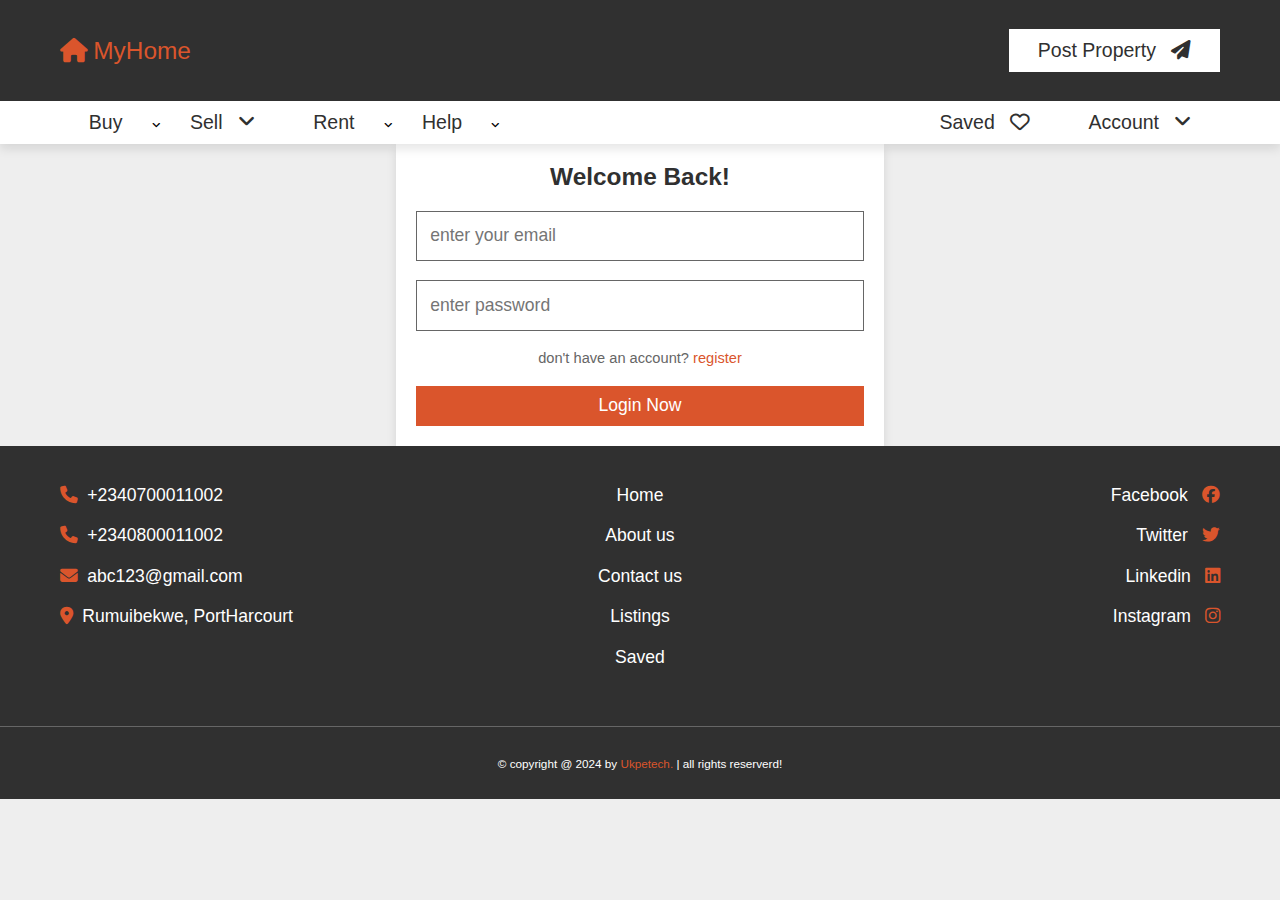
<file: login.html>
<!DOCTYPE html>
<html lang="en">

<head>
    <meta charset="UTF-8">
    <meta name="viewport" content="width=device-width, initial-scale=1.0">
    <title>login</title>
    <link rel="stylesheet" href="./fontawesome-free-6.5.1-web/css/all.min.css">
    <link rel="stylesheet" href="./style.css">
</head>

<body>
    <header class="header">
        <nav class="navbar nav-1">
            <section class="flex">
                <a href="./index.html" class="logo"><i class="fas fa-house"></i> MyHome </a>

                <ul>
                    <li><a href="#">Post Property <i class="fas fa-paper-plane"></i></a></li>
                </ul>
            </section>

        </nav>


        <nav class="navbar nav-2">
            <section class="flex">
                <div id="menu-btn" class="fas fa-bars"></div>

                <div class="menu">
                    <ul>
                        <li><a href="#">Buy</a><i class="fas fa-angle-down"></i>
                            <ul>
                                <li><a href="#">House</a></li>
                                <li><a href="#">Shop</a></li>
                                <li><a href="#">Store</a></li>
                            </ul>
                        </li>

                        <li><a href="#">Sell <i class="fas fa-angle-down"></i></a>
                            <ul>
                                <li><a href="#">Post property</a></li>
                                <li><a href="#">Dashboard</a></li>
                            </ul>
                        </li>

                        <li><a href="#">Rent</a><i class="fas fa-angle-down"></i>
                            <ul>
                                <li><a href="#">House</a></li>
                                <li><a href="#">Shop</a></li>
                                <li><a href="#">Store</a></li>
                            </ul>
                        </li>
                        <li><a href="#">Help</a><i class="fas fa-angle-down"></i>
                            <ul>
                                <li><a href="./about.html">About Us</a></li>
                                <li><a href="./contactus.html">Contact Us</a></li>
                                <li><a href="./contactus.html#faq">FAQ</a></li>
                            </ul>
                        </li>

                    </ul>
                </div>

                <ul>
                    <li><a href="#">Saved <i class="far fa-heart"></i></a></li>
                    <li><a href="#">Account <i class="fas fa-angle-down"></i></a>
                        <ul>
                            <li><a href="./login.html">Login</a></li>
                            <li><a href="./register.html">Register</a></li>
                        </ul>

                    </li>
                </ul>

            </section>
        </nav>
    </header>

    <section class="form-container">

        <form action="" method="post">
            <h3>welcome back!</h3>
            <input type="email" name="email" required maxlength="50" 
            placeholder="enter your email" class="box">
            <input type="password" name="pass" required maxlength="20" 
            placeholder="enter password" class="box">
            <p>don't have an account? <a href="./register.html">register</a></p>
            <input type="submit" value="login now" class="btn">
        </form>
    </section>

















    <footer class="footer">

        <section class="flex">

            <div class="box">
                <a href="tel:+2340700011002"><i class="fas fa-phone"> </i><span>+2340700011002</span></a>
                <a href="tel:+2340800011002"><i class="fas fa-phone"> </i><span>+2340800011002</span></a>
                <a href="mailto:abc123@gmail.com"><i class="fas fa-envelope"> </i><span>abc123@gmail.com</span></a>
                <a href="#"><i class="fas fa-map-marker-alt"> </i><span>Rumuibekwe, PortHarcourt</span></a>

            </div>

            <div class="box">
                <a href="index.html"><span>Home</span></a>
                <a href="about.html"><span>About us</span></a>
                <a href="contactus.html"><span>Contact us</span></a>
                <a href="lightening.html"><span>Listings</span></a>
                <a href="#"><span>Saved</span></a>
            </div>

            <div class="box">
                <a href="#"><span>Facebook</span> <i class="fab fa-facebook"></i></a>
                <a href="#"><span>Twitter</span> <i class="fab fa-twitter"></i></a>
                <a href="#"><span>Linkedin</span> <i class="fab fa-linkedin"></i></a>
                <a href="#"><span>Instagram</span> <i class="fab fa-instagram"></i></a>
            </div>


        </section>

        <div class="credit">&copy; copyright @ 2024 by <span> Ukpetech.</span> | all rights reserverd!</div>

    </footer>




    <script src="./script.js"></script>

</body>

</html>
</file>
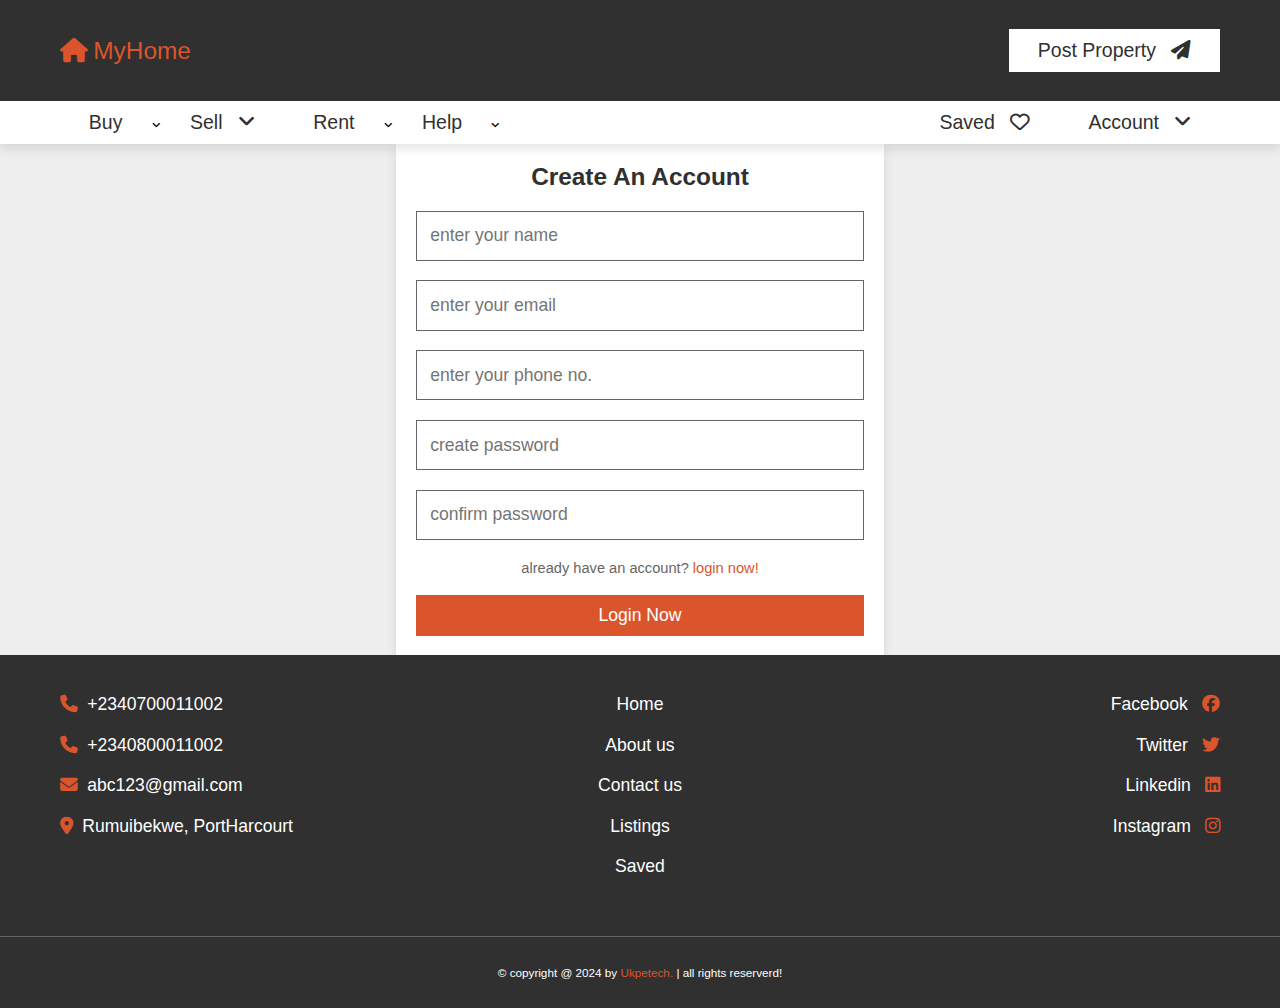
<file: register.html>
<!DOCTYPE html>
<html lang="en">

<head>
    <meta charset="UTF-8">
    <meta name="viewport" content="width=device-width, initial-scale=1.0">
    <title>register</title>
    <link rel="stylesheet" href="./fontawesome-free-6.5.1-web/css/all.min.css">
    <link rel="stylesheet" href="./style.css">
</head>

<body>
    <header class="header">
        <nav class="navbar nav-1">
            <section class="flex">
                <a href="./index.html" class="logo"><i class="fas fa-house"></i> MyHome </a>

                <ul>
                    <li><a href="#">Post Property <i class="fas fa-paper-plane"></i></a></li>
                </ul>
            </section>

        </nav>


        <nav class="navbar nav-2">
            <section class="flex">
                <div id="menu-btn" class="fas fa-bars"></div>

                <div class="menu">
                    <ul>
                        <li><a href="#">Buy</a><i class="fas fa-angle-down"></i>
                            <ul>
                                <li><a href="#">House</a></li>
                                <li><a href="#">Shop</a></li>
                                <li><a href="#">Store</a></li>
                            </ul>
                        </li>

                        <li><a href="#">Sell <i class="fas fa-angle-down"></i></a>
                            <ul>
                                <li><a href="#">Post property</a></li>
                                <li><a href="#">Dashboard</a></li>
                            </ul>
                        </li>

                        <li><a href="#">Rent</a><i class="fas fa-angle-down"></i>
                            <ul>
                                <li><a href="#">House</a></li>
                                <li><a href="#">Shop</a></li>
                                <li><a href="#">Store</a></li>
                            </ul>
                        </li>
                        <li><a href="#">Help</a><i class="fas fa-angle-down"></i>
                            <ul>
                                <li><a href="./about.html">About Us</a></li>
                                <li><a href="./contactus.html">Contact Us</a></li>
                                <li><a href="./contactus.html#faq">FAQ</a></li>
                            </ul>
                        </li>

                    </ul>
                </div>

                <ul>
                    <li><a href="#">Saved <i class="far fa-heart"></i></a></li>
                    <li><a href="#">Account <i class="fas fa-angle-down"></i></a>
                        <ul>
                            <li><a href="./login.html">Login</a></li>
                            <li><a href="./register.html">Register</a></li>
                        </ul>

                    </li>
                </ul>

            </section>
        </nav>
    </header>

    <section class="form-container">

        <form action="" method="post">
            <h3>create an account</h3>
            <input type="text" name="name" required maxlength="50" 
            placeholder="enter your name" class="box">
            <input type="email" name="email" required maxlength="50" 
            placeholder="enter your email" class="box">
            <input type="tel" name="tel" required maxlength="12" 
            placeholder="enter your phone no." class="box">
            <input type="password" name="pass" required maxlength="20" 
            placeholder="create password" class="box">
            <input type="password" name="pass" required maxlength="20" 
            placeholder="confirm password" class="box">
            <p>already have an account? <a href="./login.html">login now!</a></p>
            <input type="submit" value="login now" class="btn">
        </form>
    </section>

















    <footer class="footer">

        <section class="flex">

            <div class="box">
                <a href="tel:+2340700011002"><i class="fas fa-phone"> </i><span>+2340700011002</span></a>
                <a href="tel:+2340800011002"><i class="fas fa-phone"> </i><span>+2340800011002</span></a>
                <a href="mailto:abc123@gmail.com"><i class="fas fa-envelope"> </i><span>abc123@gmail.com</span></a>
                <a href="#"><i class="fas fa-map-marker-alt"> </i><span>Rumuibekwe, PortHarcourt</span></a>

            </div>

            <div class="box">
                <a href="index.html"><span>Home</span></a>
                <a href="about.html"><span>About us</span></a>
                <a href="contactus.html"><span>Contact us</span></a>
                <a href="lightening.html"><span>Listings</span></a>
                <a href="#"><span>Saved</span></a>
            </div>

            <div class="box">
                <a href="#"><span>Facebook</span> <i class="fab fa-facebook"></i></a>
                <a href="#"><span>Twitter</span> <i class="fab fa-twitter"></i></a>
                <a href="#"><span>Linkedin</span> <i class="fab fa-linkedin"></i></a>
                <a href="#"><span>Instagram</span> <i class="fab fa-instagram"></i></a>
            </div>


        </section>

        <div class="credit">&copy; copyright @ 2024 by <span> Ukpetech.</span> | all rights reserverd!</div>

    </footer>




    <script src="./script.js"></script>

</body>

</html>
</file>
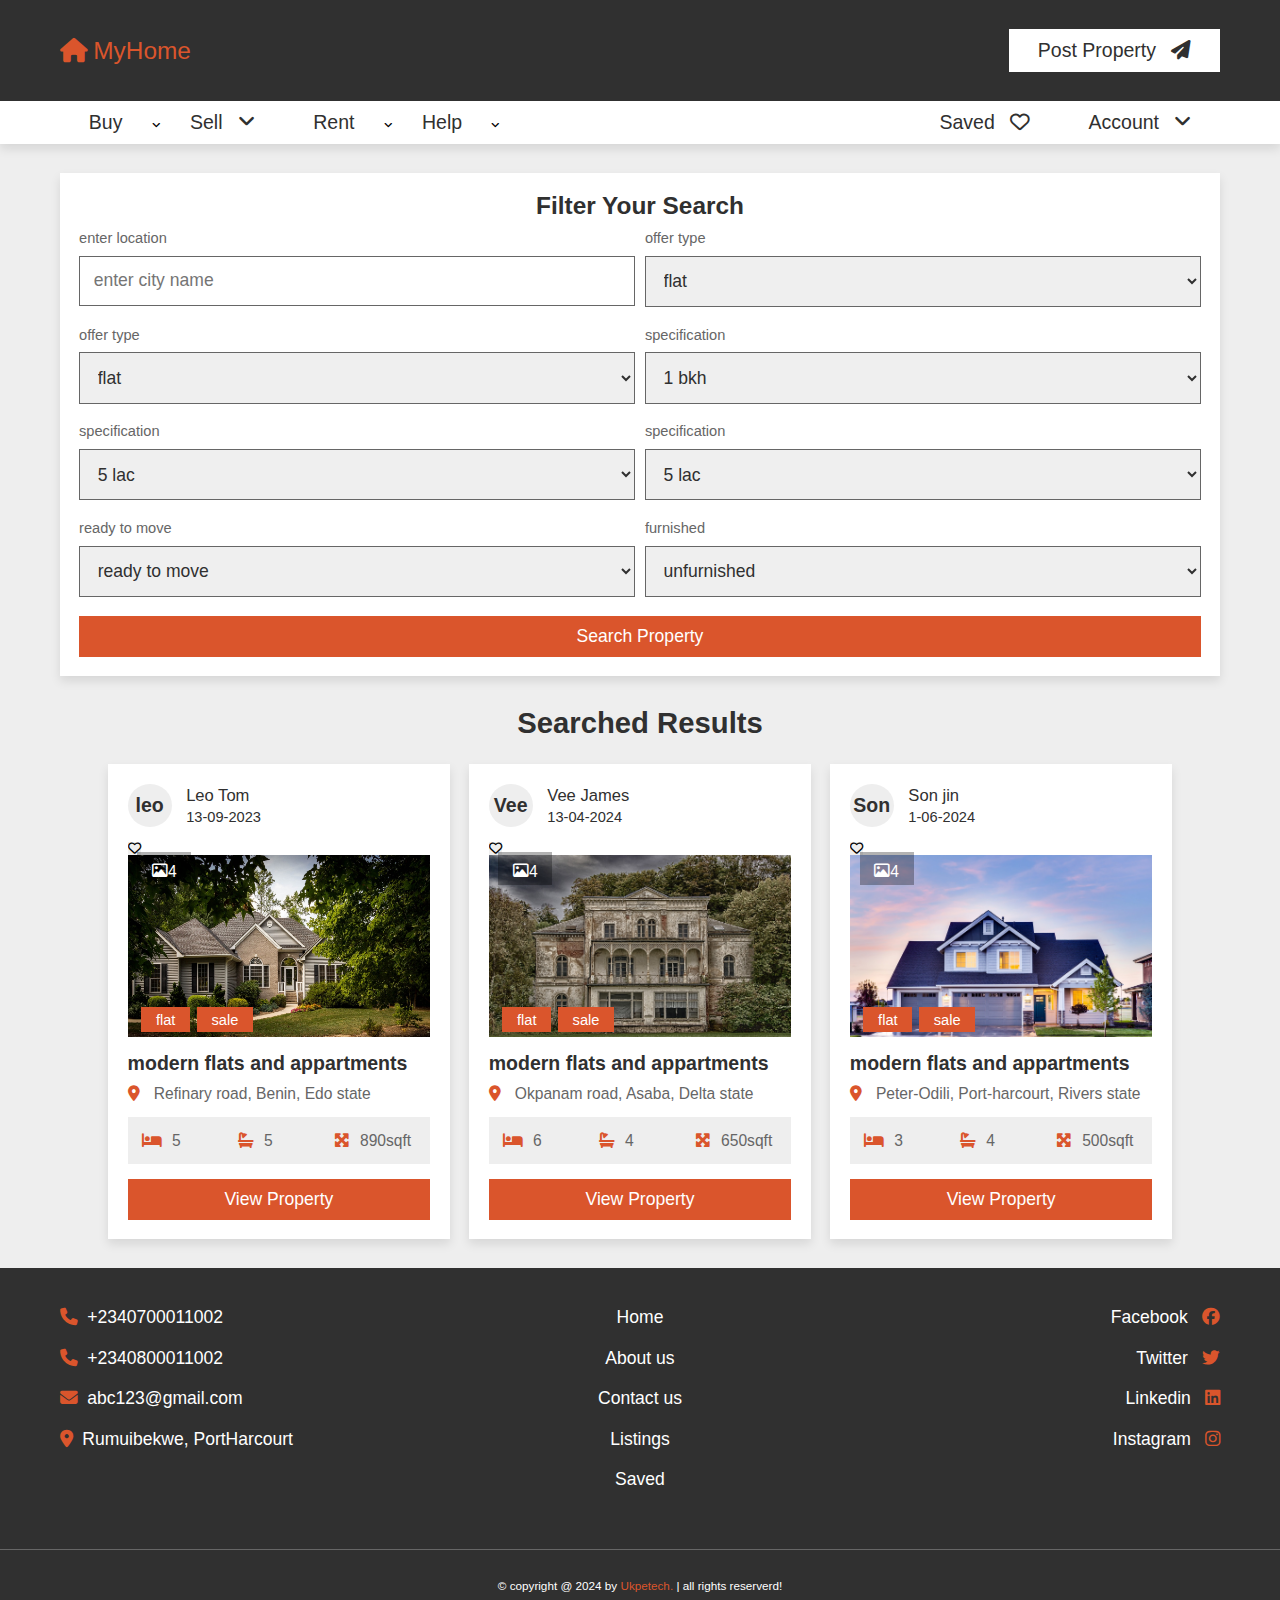
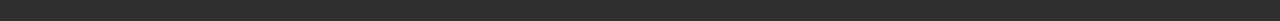
<file: search.html>
<!DOCTYPE html>
<html lang="en">

<head>
    <meta charset="UTF-8">
    <meta name="viewport" content="width=device-width, initial-scale=1.0">
    <title>search</title>
    <link rel="stylesheet" href="./fontawesome-free-6.5.1-web/css/all.min.css">
    <link rel="stylesheet" href="./style.css">
</head>

<body>
    <header class="header">
        <nav class="navbar nav-1">
            <section class="flex">
                <a href="./index.html" class="logo"><i class="fas fa-house"></i> MyHome </a>

                <ul>
                    <li><a href="#">Post Property <i class="fas fa-paper-plane"></i></a></li>
                </ul>
            </section>

        </nav>


        <nav class="navbar nav-2">
            <section class="flex">
                <div id="menu-btn" class="fas fa-bars"></div>

                <div class="menu">
                    <ul>
                        <li><a href="#">Buy</a><i class="fas fa-angle-down"></i>
                            <ul>
                                <li><a href="#">House</a></li>
                                <li><a href="#">Shop</a></li>
                                <li><a href="#">Store</a></li>
                            </ul>
                        </li>

                        <li><a href="#">Sell <i class="fas fa-angle-down"></i></a>
                            <ul>
                                <li><a href="#">Post property</a></li>
                                <li><a href="#">Dashboard</a></li>
                            </ul>
                        </li>

                        <li><a href="#">Rent</a><i class="fas fa-angle-down"></i>
                            <ul>
                                <li><a href="#">House</a></li>
                                <li><a href="#">Shop</a></li>
                                <li><a href="#">Store</a></li>
                            </ul>
                        </li>
                        <li><a href="#">Help</a><i class="fas fa-angle-down"></i>
                            <ul>
                                <li><a href="./about.html">About Us</a></li>
                                <li><a href="./contactus.html">Contact Us</a></li>
                                <li><a href="./contactus.html#faq">FAQ</a></li>
                            </ul>
                        </li>

                    </ul>
                </div>

                <ul>
                    <li><a href="#">Saved <i class="far fa-heart"></i></a></li>
                    <li><a href="#">Account <i class="fas fa-angle-down"></i></a>
                        <ul>
                            <li><a href="./login.html">Login</a></li>
                            <li><a href="./register.html">Register</a></li>
                        </ul>

                    </li>
                </ul>

            </section>
        </nav>
    </header>

    <section class="filters" style="padding-bottom:0 ;">

        <form action="" method="post">
            <div id="close-filter"><i class="fas fa-times"></i></div>
            <h3>filter your search</h3>

            <div class="flex">
                <div class="box">
                    <p>enter location</p>
                    <input type="text" name="location" required maxlength="50" placeholder="enter city name"
                        class="input">
                </div>
                    <div class="box">
                        <p>offer type</p>
                        <select name="offer" class="input" required>
                            <option value="rent">flat</option>
                            <option value="rent">shop</option>
                            <option value="rent">hostel</option>
                            <option value="sale">duplex</option>
                        </select>
                    </div>
                    <div class="box">
                        <p>offer type</p>
                        <select name="offer" class="input" required>
                            <option value="rent">flat</option>
                            <option value="rent">shop</option>
                            <option value="rent">hostel</option>
                        </select>
                    </div>

                <div class="box">
                    <p>specification</p>
                    <select name="bkh" class="input" required>
                        <option value="1">1 bkh</option>
                        <option value="1">2 bkh</option>
                        <option value="1">3 bkh</option>
                        <option value="1">4 bkh</option>
                        <option value="1">5 bkh</option>
                        <option value="1">6 bkh</option>
                        <option value="1">7 bkh</option>
                        <option value="1">8 bkh</option>
                        <option value="1">9 bkh</option>
                    </select>
                </div>
                <div class="box">
                    <p>specification</p>
                    <select name="minimum" class="input" required>
                        <option value="500000">5 lac</option>
                        <option value="5000000">10 lac</option>
                        <option value="6000000">20 lac</option>
                        <option value="7000000">30 lac</option>
                        <option value="8000000">40 lac</option>
                        <option value="9000000">50 lac</option>
                        <option value="10000000">60 lac</option>
                        <option value="110000000">70 lac</option>
                        <option value="120000000">80 lac</option>
                        <option value="130000000">90 lac</option>
                        <option value="140000000">100 lac</option>
                    </select>
                </div>
                <div class="box">
                    <p>specification</p>
                    <select name="maximum" class="input" required>
                        <option value="500000">5 lac</option>
                        <option value="5000000">10 lac</option>
                        <option value="6000000">20 lac</option>
                        <option value="7000000">30 lac</option>
                        <option value="8000000">40 lac</option>
                        <option value="9000000">50 lac</option>
                        <option value="10000000">60 lac</option>
                        <option value="110000000">70 lac</option>
                        <option value="120000000">80 lac</option>
                        <option value="130000000">90 lac</option>
                        <option value="140000000">100 lac</option>
                    </select>
                </div>
                <div class="box">
                    <p>ready to move</p>
                    <select name="status" class="input" required>
                        <option value="ready to move">ready to move</option>
                        <option value="under construction">under construction</option>
                    </select>
                   
                </div>
                <div class="box">
                    <p>furnished</p>
                    <select name="status" class="input" required>
                        <option value="unfurnished">unfurnished</option>
                        <option value="semi-unfurnished">semi-unfurnished</option>
                    </select>
                </div>
               
            </div>
                
            </div>
            <input type="submit" value="search property" name="search" class="btn">
        </form>

    </section>


    <div id="filter-btn" class="fas fa-filter"></div>

    <section class="listing">

        <h1 class="heading">searched results </h1>

        <div class="box-container">

            <div class="box">
                <div class="admin">
                    <h3>leo</h3>
                    <div>
                        <p>Leo Tom</p>
                        <span>13-09-2023</span>
                    </div>
                </div>
                <div class="thumb">
                    <p class="total-images"><i class="far fa-image"></i><span>4</span></p>
                    <p class="type"><span>flat</span><span>sale</span></p>
                    <form action="" method="post">
                        <button type="submit" name="save" class="far fa-heart"></button>
                    </form>
                    <img src="./image/house-409451_1280.jpg" alt="">
                </div>
                <h3 class="name">modern flats and appartments</h3>
                <p class="location"><i class="fas fa-map-marker-alt"></i>
                    <span>Refinary road, Benin, Edo state</span>
                </p>
                <div class="flex">
                    <p><i class="fas fa-bed"></i><span>5</span></p>
                    <p><i class="fas fa-bath"></i><span>5</span></p>
                    <p><i class="fas fa-maximize"></i><span>890sqft</span></p>
                </div>
                <a href="./view_property.html" class="btn">view property</a>
            </div>

            <div class="box">
                <div class="admin">
                    <h3>Vee</h3>
                    <div>
                        <p>Vee James</p>
                        <span>13-04-2024</span>
                    </div>
                </div>
                <div class="thumb">
                    <p class="total-images"><i class="far fa-image"></i><span>4</span></p>
                    <p class="type"><span>flat</span><span>sale</span></p>
                    <form action="" method="post">
                        <button type="submit" name="save" class="far fa-heart"></button>
                    </form>
                    <img src="./image/lost-places-2759275_1280.jpg" alt="">
                </div>
                <h3 class="name">modern flats and appartments</h3>
                <p class="location"><i class="fas fa-map-marker-alt"></i>
                    <span>Okpanam road, Asaba, Delta state</span>
                </p>
                <div class="flex">
                    <p><i class="fas fa-bed"></i><span>6</span></p>
                    <p><i class="fas fa-bath"></i><span>4</span></p>
                    <p><i class="fas fa-maximize"></i><span>650sqft</span></p>
                </div>
                <a href="./view_property.html" class="btn">view property</a>
            </div>

            <div class="box">
                <div class="admin">
                    <h3>Son</h3>
                    <div>
                        <p>Son jin</p>
                        <span>1-06-2024</span>
                    </div>
                </div>
                <div class="thumb">
                    <p class="total-images"><i class="far fa-image"></i><span>4</span></p>
                    <p class="type"><span>flat</span><span>sale</span></p>
                    <form action="" method="post">
                        <button type="submit" name="save" class="far fa-heart"></button>
                    </form>
                    <img src="./image/house-1836070_1280.jpg" alt="">
                </div>
                <h3 class="name">modern flats and appartments</h3>
                <p class="location"><i class="fas fa-map-marker-alt"></i>
                    <span>Peter-Odili, Port-harcourt, Rivers state</span>
                </p>
                <div class="flex">
                    <p><i class="fas fa-bed"></i><span>3</span></p>
                    <p><i class="fas fa-bath"></i><span>4</span></p>
                    <p><i class="fas fa-maximize"></i><span>500sqft</span></p>
                </div>
                <a href="./view_property.html" class="btn">view property</a>
            </div>
        </div>

    </section>



























    <footer class="footer">

        <section class="flex">

            <div class="box">
                <a href="tel:+2340700011002"><i class="fas fa-phone"> </i><span>+2340700011002</span></a>
                <a href="tel:+2340800011002"><i class="fas fa-phone"> </i><span>+2340800011002</span></a>
                <a href="mailto:abc123@gmail.com"><i class="fas fa-envelope"> </i><span>abc123@gmail.com</span></a>
                <a href="#"><i class="fas fa-map-marker-alt"> </i><span>Rumuibekwe, PortHarcourt</span></a>

            </div>

            <div class="box">
                <a href="index.html"><span>Home</span></a>
                <a href="about.html"><span>About us</span></a>
                <a href="contactus.html"><span>Contact us</span></a>
                <a href="lightening.html"><span>Listings</span></a>
                <a href="#"><span>Saved</span></a>
            </div>

            <div class="box">
                <a href="#"><span>Facebook</span> <i class="fab fa-facebook"></i></a>
                <a href="#"><span>Twitter</span> <i class="fab fa-twitter"></i></a>
                <a href="#"><span>Linkedin</span> <i class="fab fa-linkedin"></i></a>
                <a href="#"><span>Instagram</span> <i class="fab fa-instagram"></i></a>
            </div>


        </section>

        <div class="credit">&copy; copyright @ 2024 by <span> Ukpetech.</span> | all rights reserverd!</div>

    </footer>




    <script src="./script.js"></script>

</body>

</html>
</file>
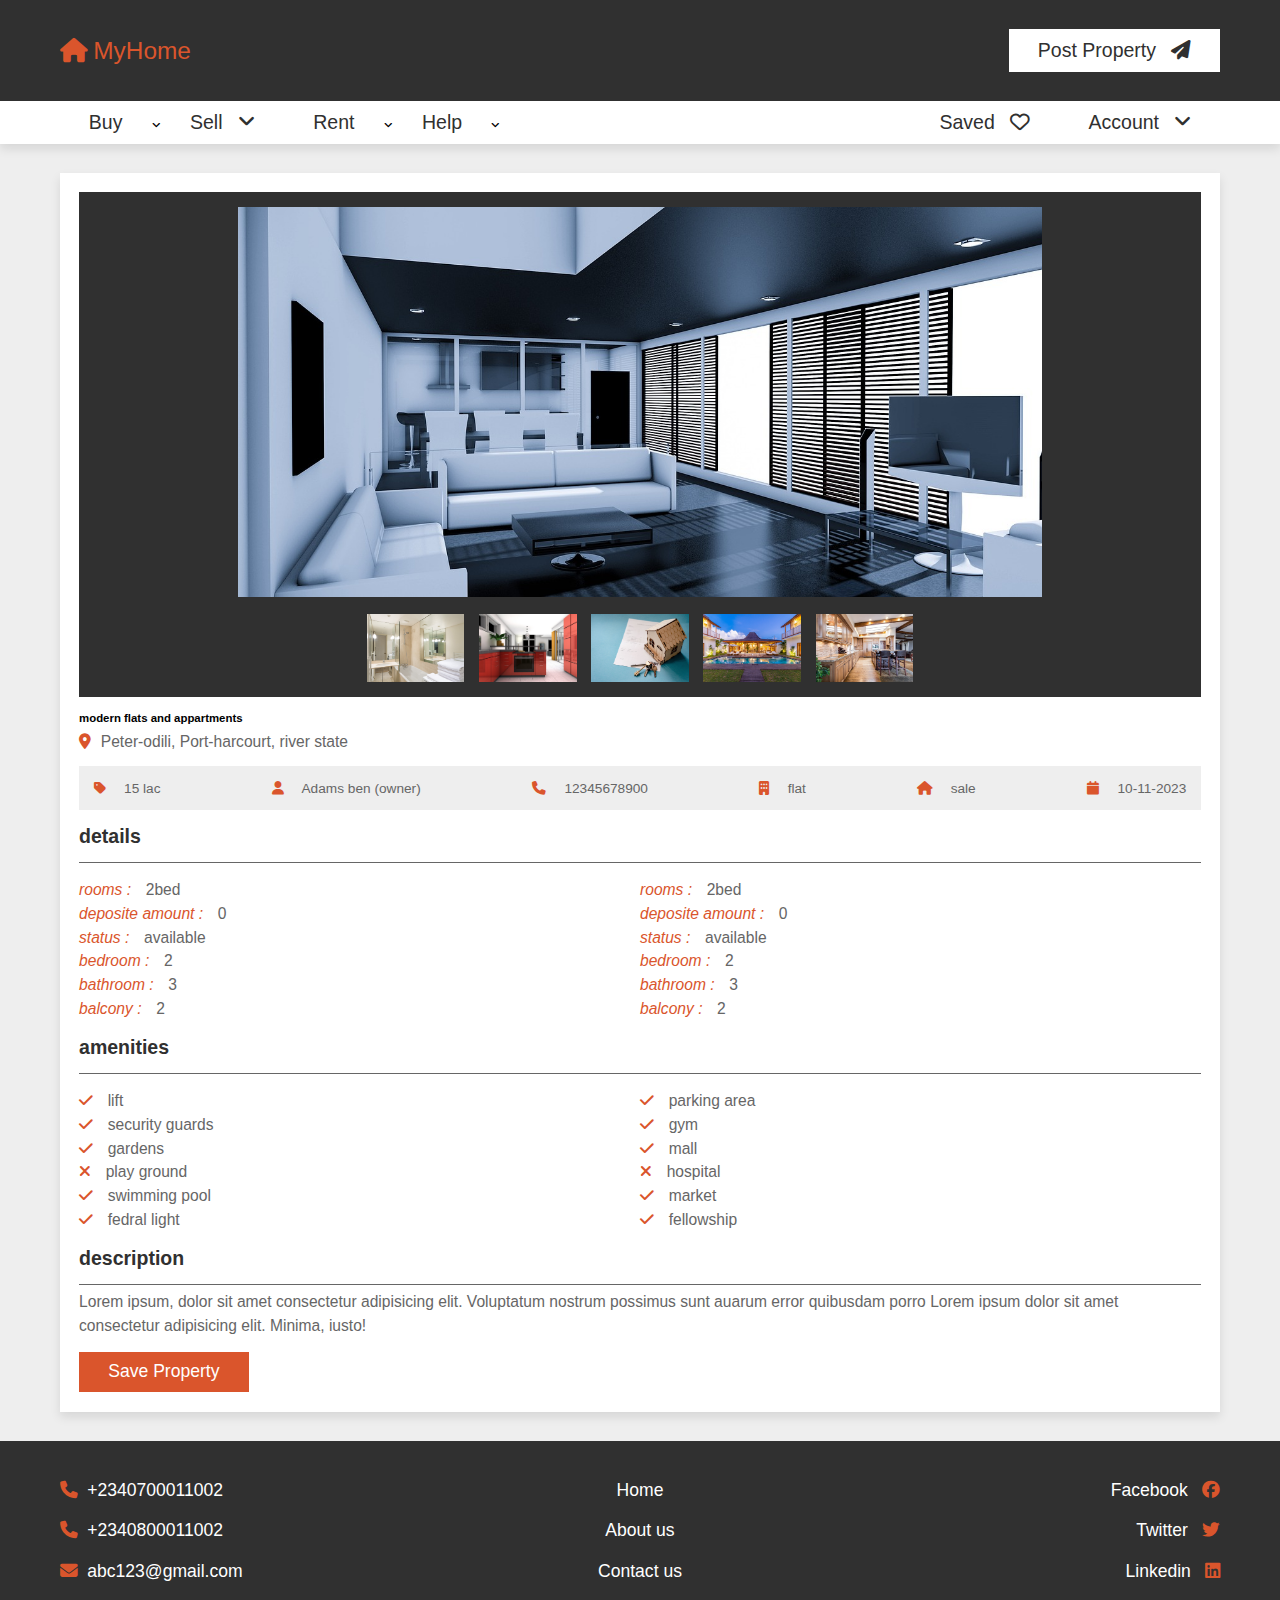
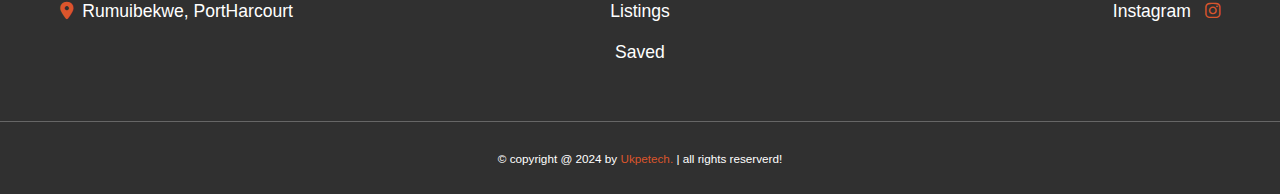
<file: view_property.html>
<!DOCTYPE html>
<html lang="en">

<head>
    <meta charset="UTF-8">
    <meta name="viewport" content="width=device-width, initial-scale=1.0">
    <title>view property</title>
    <link rel="stylesheet" href="./fontawesome-free-6.5.1-web/css/all.min.css">
    <link rel="stylesheet" href="./style.css">
</head>

<body>
    <header class="header">
        <nav class="navbar nav-1">
            <section class="flex">
                <a href="./index.html" class="logo"><i class="fas fa-house"></i> MyHome </a>

                <ul>
                    <li><a href="#">Post Property <i class="fas fa-paper-plane"></i></a></li>
                </ul>
            </section>

        </nav>


        <nav class="navbar nav-2">
            <section class="flex">
                <div id="menu-btn" class="fas fa-bars"></div>

                <div class="menu">
                    <ul>
                        <li><a href="#">Buy</a><i class="fas fa-angle-down"></i>
                            <ul>
                                <li><a href="#">House</a></li>
                                <li><a href="#">Shop</a></li>
                                <li><a href="#">Store</a></li>
                            </ul>
                        </li>

                        <li><a href="#">Sell <i class="fas fa-angle-down"></i></a>
                            <ul>
                                <li><a href="#">Post property</a></li>
                                <li><a href="#">Dashboard</a></li>
                            </ul>
                        </li>

                        <li><a href="#">Rent</a><i class="fas fa-angle-down"></i>
                            <ul>
                                <li><a href="#">House</a></li>
                                <li><a href="#">Shop</a></li>
                                <li><a href="#">Store</a></li>
                            </ul>
                        </li>
                        <li><a href="#">Help</a><i class="fas fa-angle-down"></i>
                            <ul>
                                <li><a href="./about.html">About Us</a></li>
                                <li><a href="./contactus.html">Contact Us</a></li>
                                <li><a href="./contactus.html#faq">FAQ</a></li>
                            </ul>
                        </li>

                    </ul>
                </div>

                <ul>
                    <li><a href="#">Saved <i class="far fa-heart"></i></a></li>
                    <li><a href="#">Account <i class="fas fa-angle-down"></i></a>
                        <ul>
                            <li><a href="./login.html">Login</a></li>
                            <li><a href="./register.html">Register</a></li>
                        </ul>

                    </li>
                </ul>

            </section>
        </nav>
    </header>


    <section class="view_property">

        <div class="details">
            <div class="thumb">
                <div class="big-image">
                    <img src="./image/living-room-3539587_1280.jpg" alt="">
                </div>
                <div class="small-image">
                    <img src="./img/bathtub-2660937_1280.jpg" alt="">
                    <img src="./img/kitchen-1543493_1280.jpg" alt="">
                    <img src="./img/real-estate-6688945_1280.jpg" alt="">
                    <img src="./img/real-estate-4955086_1280.jpg" alt="">
                    <img src="./img/kitchen-2400367_1280.jpg" alt="">
                </div>
            </div>
            <h3 class="name">modern flats and appartments</h3>
            <p class="location"><i class="fas fa-map-marker-alt"></i><span>Peter-odili, Port-harcourt, river
                    state</span></p>

            <div class="info">
                <p><i class="fas fa-tag"></i><span> 15 lac</span></p>
                <p><i class="fas fa-user"></i><span> Adams ben (owner)</span></p>
                <p><i class="fas fa-phone"></i><a href="tel:12345678900"> 12345678900</a></p>
                <p><i class="fas fa-building"></i><span> flat</span></p>
                <p><i class="fas fa-house"></i><span> sale</span></p>
                <p><i class="fas fa-calendar"></i><span> 10-11-2023</span></p>
            </div>
            <h3 class="title">details</h3>
            <div class="flex">
                <div class="box">
                    <p><i>rooms :</i><span>2bed</span></p>
                    <p><i>deposite amount :</i><span>0</span></p>
                    <p><i>status :</i><span>available</span></p>
                    <p><i>bedroom :</i><span>2</span></p>
                    <p><i>bathroom :</i><span>3</span></p>
                    <p><i>balcony :</i><span>2</span></p>
                </div>
                <div class="box">
                    <p><i>rooms :</i><span>2bed</span></p>
                    <p><i>deposite amount :</i><span>0</span></p>
                    <p><i>status :</i><span>available</span></p>
                    <p><i>bedroom :</i><span>2</span></p>
                    <p><i>bathroom :</i><span>3</span></p>
                    <p><i>balcony :</i><span>2</span></p>
                </div>
            </div>
            <h3 class="title">amenities</h3>
            <div class="flex">
                <div class="box">
                    <p><i class="fas fa-check"></i><span>lift</span></p>
                    <p><i class="fas fa-check"></i><span>security guards</span></p>
                    <p><i class="fas fa-check"></i><span>gardens</span></p>
                    <p><i class="fas fa-times"></i><span>play ground</span></p>
                    <p><i class="fas fa-check"></i><span>swimming pool</span></p>
                    <p><i class="fas fa-check"></i><span>fedral light</span></p>
                </div>
                <div class="box">
                    <p><i class="fas fa-check"></i><span>parking area</span></p>
                    <p><i class="fas fa-check"></i><span>gym</span></p>
                    <p><i class="fas fa-check"></i><span>mall</span></p>
                    <p><i class="fas fa-times"></i><span>hospital</span></p>
                    <p><i class="fas fa-check"></i><span>market</span></p>
                    <p><i class="fas fa-check"></i><span>fellowship</span></p>
                </div>
            </div>
            <h3 class="title">description</h3>
            <p class="description">Lorem ipsum, dolor sit amet consectetur adipisicing elit. Voluptatum nostrum possimus
                sunt auarum error quibusdam porro Lorem ipsum dolor sit amet consectetur adipisicing elit. Minima, iusto!</p>
    
            <form action="" method="post">
                <input type="submit" value="save property" name="save" class="inline-btn">
            </form>
        </div>

    </section>

















    <footer class="footer">

        <section class="flex">

            <div class="box">
                <a href="tel:+2340700011002"><i class="fas fa-phone"> </i><span>+2340700011002</span></a>
                <a href="tel:+2340800011002"><i class="fas fa-phone"> </i><span>+2340800011002</span></a>
                <a href="mailto:abc123@gmail.com"><i class="fas fa-envelope"> </i><span>abc123@gmail.com</span></a>
                <a href="#"><i class="fas fa-map-marker-alt"> </i><span>Rumuibekwe, PortHarcourt</span></a>

            </div>

            <div class="box">
                <a href="index.html"><span>Home</span></a>
                <a href="about.html"><span>About us</span></a>
                <a href="contactus.html"><span>Contact us</span></a>
                <a href="lightening.html"><span>Listings</span></a>
                <a href="#"><span>Saved</span></a>
            </div>

            <div class="box">
                <a href="#"><span>Facebook</span> <i class="fab fa-facebook"></i></a>
                <a href="#"><span>Twitter</span> <i class="fab fa-twitter"></i></a>
                <a href="#"><span>Linkedin</span> <i class="fab fa-linkedin"></i></a>
                <a href="#"><span>Instagram</span> <i class="fab fa-instagram"></i></a>
            </div>


        </section>

        <div class="credit">&copy; copyright @ 2024 by <span> Ukpetech.</span> | all rights reserverd!</div>

    </footer>




    <script src="./script.js"></script>

</body>

</html>
</file>
<file: style.css>
:root {
    --main-color: #da552c;
    --light-color: #666;
    --light-bg: #eee;
    --white: #fff;
    --black: #303030;
    --border: .1rem solid var(--light-color);
    --box-shadow: 0 .5rem 1rem rgba(0, 0, 0, 0.1);
}

* {
    margin: 0;
    padding: 0;
    font-family: Geneva, sans-serif;
    box-sizing: border-box;
    outline: none;
    border: none;
    text-decoration: none;
}

*::selection {
    background-color: var(--main-color);
    color: var(--white);
}

*::-webkit-scrollbar {
    height: .5rem;
    width: 1rem;
}

*::-webkit-scrollbar-track {
    background-color: transparent;
}

*::-webkit-scrollbar-thumb {
    background-color: var(--main-color);
    border-radius: 5rem;
}

/* BODY */
html {
    font-size: 61%;
    scroll-behavior: smooth;
    scroll-padding-top: 5rem;
}

body {
    background-color: var(--light-bg);
}

section {
    padding: 3rem 2rem;
    max-width: 1200px;
    margin: 0 auto;
}

.heading {
    text-align: center;
    padding-bottom: 2.5rem;
    font-size: 3rem;
    color: var(--black);
    text-transform: capitalize;
}

.btn,
.inline-btn {
    margin-top: 1rem;
    padding: 1rem 3rem;
    background-color: var(--main-color);
    color: var(--white);
    cursor: pointer;
    text-align: center;
    font-size: 1.8rem;
    text-transform: capitalize;
}

.btn:hover,
.inline-btn:hover {
    background-color: var(--black);
}

.btn {
    display: block;
    width: 100%;
}

.inline-btn {
    display: inline-block;
}

/* HEADER */
.header {
    position: sticky;
    top: 0;
    left: 0;
    right: 0;
    z-index: 1000;
    box-shadow: var(--box-shadow);
}

.header .navbar.nav-2 .flex {
    padding-top: 1rem;
    padding-bottom: 1rem;
}

.header .navbar.nav-2 .flex {
    padding-top: 0;
    padding-bottom: 0;
}

.header .navbar.nav-1 {
    background-color: var(--black);
}

.header .navbar.nav-2 {
    background-color: var(--white);
}

.header .navbar .flex {
    display: flex;
    align-items: center;
    justify-content: space-between;
}

.header .navbar .flex .logo {
    font-size: 2.5rem;
    color: var(--white);
    margin-right: 1rem;
    color: var(--main-color);
}

.header .navbar .flex ul {
    list-style: none;
}

.header .navbar .flex ul li {
    float: left;
    position: relative;
}

.header .navbar .flex ul li a {
    display: inline-block;
    padding: 1rem 3rem;
    background-color: var(--white);
    font-size: 2rem;
    color: var(--black);

}

.header .navbar .flex ul li a:hover {
    background-color: var(--main-color);
    color: var(--white);
}

.header .navbar .flex ul li a i {
    margin-left: 1rem;
}

.header .navbar .flex ul li ul {
    position: absolute;
    width: 17rem;
    left: 0;
}

.header .navbar .flex ul li ul li {
    width: 100%;
}

.header .navbar .flex ul li ul li a {
    display: none;
}

.header .navbar .flex ul li:hover ul li a {
    display: block;
}

#menu-btn {
    font-size: 2.5rem;
    color: var(--black);
    display: none;
}

/* FOOTER */
.footer {
    background-color: var(--black);
}

.footer .flex {
    display: flex;
    flex-wrap: wrap;
    gap: 1.8rem;
    justify-content: space-between;
}

.footer .flex .box {
    flex: 1 1 30rem;
}

.footer .flex .box a {
    display: block;
    padding: 1rem 0;
    font-size: 1.8rem;
    color: var(--white);
}

.footer .flex .box a {
    color: var(--main-color);
}

.footer .flex .box a span {
    color: var(--white);
}

.footer .flex .box a:hover span {
    text-decoration: underline;
}

.footer .flex .box a i {
    color: var(--main-color);
}

.footer .flex .box:last-child {
    text-align: right;
}

.footer .flex .box:last-child a i {
    margin-left: 1rem;
}

.footer .flex .box:first-child a i {
    margin-right: 1rem;
}

.footer .flex .box:nth-child(2) {
    text-align: center;
}

.footer .credit {
    padding: 3rem 2rem;
    text-align: center;
    border-top: var(--border);
    font-size: 1.2rem;
    color: var(--white);
    margin-top: 2rem;
}

.footer .credit span {
    color: var(--main-color);
}

/* MAIN AREA */
.home {
    background: url('./image/architecture-22039_1920.jpg') no-repeat;
    background-size: cover;
    background-position: center;
}

.home .center {
    min-height: 85vh;
    display: flex;
    align-items: center;
    justify-content: center;
}

.home .center form {
    background-color: var(--white);
    padding: 2rem;
    box-shadow: var(--box-shadow);
    width: 50rem;
}

.home .center form h3 {
    padding-bottom: 1rem;
    text-align: center;
    color: var(--black);
    font-size: 2.5rem;
    text-transform: capitalize;
}

.home .center form .flex {
    display: flex;
    gap: 1rem;
    flex-wrap: wrap;
}

.home .center form .box {
    flex: 1 1 20rem;
}

.home .center form .box .input {
    width: 100%;
    border: var(--border);
    padding: 1.4rem;
    color: var(--black);
    font-size: 1.8rem;
    margin: 1rem 0;
}

.home .center form .box p {
    color: var(--light-color);
    font-size: 1.8;
    padding-top: 1rem;
}

.home .center form .box p span {
    color: var(--main-color);
}

.service .box-container {
    display: grid;
    grid-template-columns: repeat(auto-fit, 30rem);
    gap: 1.5rem;
    justify-content: center;
    align-items: flex-start;
}

.service .box-container .box {
    background-color: var(--white);
    box-shadow: var(--box-shadow);
    padding: 2rem;
    text-align: center;
}

.service .box-container .box img {
    margin: 1rem 0;
    height: 8rem;
}

.service .box-container .box h3 {
    font-size: 2rem;
    padding: 1rem 0;
    color: var(--black);
    text-transform: capitalize;
}

.service .box-container .box p {
    line-height: 2rem;
    font-size: 1.5rem;
    color: var(--light-color);
    padding-top: .5rem;
}

.listing .box-container {
    display: grid;
    grid-template-columns: repeat(auto-fit, 35rem);
    gap: 2rem;
    justify-content: center;
    align-items: flex-start;
}

.listing .box-container .box {
    background-color: var(--white);
    box-shadow: var(--box-shadow);
    padding: 2rem;
}

.listing .box-container .box .admin {
    display: flex;
    align-items: center;
    gap: 1.5rem;
}

.listing .box-container .box .admin h3 {
    height: 4.5rem;
    line-height: 4.4rem;
    width: 4.5rem;
    border-radius: 50%;
    font-size: 2rem;
    color: var(--black);
    background-color: var(--light-bg);
    text-align: center;
}

.listing .box-container .box .admin p {
    font-size: 1.7rem;
    color: var(--black);
    padding-bottom: .3rem;
}

.listing .box-container .box .admin span {
    font-size: 1.5rem;
    color: var(--black);
}

.listing .box-container .box .thumb {
    position: relative;
    height: 20rem;
    overflow: hidden;
    margin: 1.5rem 0;
}

.listing .box-container .box .thumb img {
    height: 100%;
    width: 100%;
    transition: .2s linear;
}

.listing .box-container .box:hover .thumb img {
    transform: scale(1.1);
}

.listing .box-container .box .thumb .total-images {
    position: absolute;
    top: 1rem;
    left: 1rem;
    background-color: rgba(0, 0, 0, .3);
    color: var(--white);
    padding: .5rem 1.5rem;
    font-size: 1.6rem;
    z-index: 1;
}

.listing .box-container .box .thumb .total-images i {
    margin-top: .7rem;
}

.listing .box-container .box .thumb .type {
    position: absolute;
    bottom: 1rem;
    left: .7rem;
    z-index: 1;
}

.listing .box-container .box .thumb .type span {
    margin-left: .7rem;
    padding: .5rem 1.5rem;
    color: var(--white);
    background-color: var(--main-color);
    font-size: 1.5rem;
}

.listing .box-container .box .thumb .save {
    position: absolute;
    top: 1rem;
    right: 1rem;
    z-index: 1;
}

.listing .box-container .box .thumb .save button {
    background-color: rgba(0, 0, 0, .3);
    color: var(--white);
    padding: 1rem 1rem;
    font-size: 1.6rem;
    cursor: pointer;
}

.listing .box-container .box .thumb .save button:hover {
    background-color: var(--main-color);
}

.listing .box-container .box .name {
    font-size: 2rem;
    text-overflow: ellipsis;
    overflow-x: hidden;
    color: var(--black);
}

.listing .box-container .box .location {
    padding-top: 1rem;
    font-size: 1.6rem;
    color: var(--light-color);
}

.listing .box-container .box .location i {
    margin-right: 1rem;
    color: var(--main-color);

}

.listing .box-container .box .flex {
    display: flex;
    background-color: var(--light-bg);
    padding: 1.5rem;
    margin: 1.5rem 0;
    justify-content: space-between;
    align-items: center;
    flex-wrap: wrap;
    gap: 1.5rem;
}

.listing .box-container .box .flex p {
    font-size: 1.6rem;
    flex: 1 1 4rem;
}

.listing .box-container .box .flex p span {
    color: var(--light-color);
}

.listing .box-container .box .flex p i {
    margin-right: 1rem;
    color: var(--main-color);
}

/* view_property */
.view_property .details {
    background-color: var(--white);
    box-shadow: var(--box-shadow);
    padding: 2rem;
    overflow-x: hidden;
}

.view_property .details .thumb {
    background-color: var(--black);
    padding: 1.5rem;
    margin-bottom: 1.5rem;
}

.view_property .details .thumb .big-image img {
    height: 40rem;
    width: 100%;
    object-fit: contain;
}

.view_property .details .thumb .small-image {
    display: flex;
    justify-content: center;
    gap: 1.5rem;
    padding-top: 1.5rem;
    flex-wrap: wrap;
}

.view_property .details .thumb .small-image img {
    height: 7rem;
    width: 10rem;
    object-fit: cover;
    cursor: pointer;
    transition: .2s linear;
}

.view_property .details .thumb .small-image img:hover {
    transform: scale(1.2);
}

.view_property .details .names {
    font-size: 2rem;
    text-overflow: ellipsis;
    overflow-x: hidden;
    margin-bottom: .5rem;
}

.view_property .details .location {
    padding-top: 1rem;
    font-size: 1.6rem;
    color: var(--light-color);
}

.view_property .details .location i {
    margin-right: 1rem;
    color: var(--main-color);
}

.view_property .details .info {
    display: flex;
    background-color: var(--light-bg);
    padding: 1.5rem;
    margin: 1.5rem 0;
    justify-content: space-between;
    align-items: center;
    flex-wrap: wrap;
    gap: 2rem;
}

.view_property .details .info p {
    font-size: 1.4rem;
}

.view_property .details .info p span,
.view_property .details .info p a {
    color: var(--light-color);
}

.view_property .details .info p a:hover {
    text-decoration: underline;
}

.view_property .details .info p i {
    margin-right: 1.5rem;
    color: var(--main-color);
}

.view_property .details .title {
    font-size: 2rem;
    color: var(--black);
    padding-bottom: 1.5rem;
    border-bottom: var(--border);
}

.view_property .details .flex {
    margin: 1.5rem 0;
    display: flex;
    justify-content: space-between;
    flex-wrap: wrap;
}

.view_property .details .flex .box {
    flex: 1 1 40rem;
}

.view_property .details .flex .box p {
    padding: .3rem 0;
    font-size: 1.6rem;
    color: var(--light-color);
}

.view_property .details .flex .box i {
    color: var(--main-color);
    margin-right: 1.5rem;
}

.view_property .details .description {
    padding: .5rem 0;
    font-size: 1.6rem;
    color: var(--light-color);
    line-height: 1.5;
}
/* aboutus */
.about .row{
    display: flex;
    flex-wrap: wrap;
    gap: 1.5rem;
    align-items: center;
}
.about .row .image{
    flex: 1 1 40rem;
}
.about .row .image img{
    width: 100%;
}
.about .row .content{
    flex: 1 1 40rem;
    text-align: center;
}
.about .row .content h3{
    font-size: 2.5rem;
    color: var(--black);
    margin-bottom: .5rem;
    text-transform: capitalize;
}
.about .row .content p{
    line-height: 2;
    padding: 1rem;
    font-size: 1.5rem;
    color: var(--light-color);
}
.steps .box-container{
    display: flex;
    grid-template-columns: repeat(auto-fit, 30rem);
    gap: 2rem;
    justify-content: center;
    align-items: flex-start;
}
.steps .box-container .box{
    background-color: var(--white);
    padding: 1rem;
    text-align: center;
    box-shadow: var(--box-shadow);
}
.steps .box-container .box img{
    height: 15rem;
    margin: .5rem 0;
}
.steps .box-container .box h3{
    padding: 1rem 0;
    font-size: 2rem;
    text-transform: capitalize;
    color: var(--black);
}
.steps .box-container .box p{
    line-height: 1.5;
    font-size: 1.5rem;
    color: var(--light-color);
}
.review .box-container{
    display: grid;
    grid-template-columns: repeat(auto-fit, 30rem);
    gap: 2rem;
    justify-content: center;
    align-items: flex-start;
}
.review .box-container .box{
    background-color: var(--white);
    padding: 2rem;
    text-align: center;
    box-shadow: var(--box-shadow);
}
.review .box-container .box .user{
    display: flex;
    align-items: center;
    gap: 1.5rem;
    margin-bottom: 1rem;
}
.review .box-container .box .user img{
    height: 10rem;
    width: 10rem;
    border-radius: 50%;
}
.review .box-container .box .user h3{
    font-size: 2rem;
    color: var(--black);
    padding-bottom: .3rem;
}
.review .box-container .box .user .stars i{
    font-size: 1.5rem;
    color: var(--main-color);
}
.review .box-container .box p{
    line-height: 2;
    padding-top: 1rem;
    font-size: 1.2rem;
    color: var(--light-color);
}

/* contact */

.contact .row{
    display: flex;
    flex-wrap: wrap;
    gap: 1.5rem;
    align-items: center;
}
.contact .row .image{
    flex: 1 1 50rem;
}
.contact .row .image img{
    width: 100%;
}
.contact .row form{
    flex: 1 1 30rem;
    background-color: var(--white);
    box-shadow: var(--box-shadow);
    padding: 2rem;
}
.contact .row form h3{
    padding-bottom: 1rem;
    font-size: 2.5rem;
    color: var(--black);
    text-align: center;
    text-transform: capitalize;
}
.contact .row form .box{
    width: 100%;
    border: var(--border);
    padding: 1.4rem;
    color: var(--black);
    font-size: 1.8rem;
    margin: 1rem 0;
}
.contact .row form textarea{
    height: 10rem;
    resize: none;
}
.faq .box-container{
    display: flex;
    flex-wrap: wrap;
    gap: 2rem;
    align-items: flex-start;
}
.faq .box-container .box {
    flex: 1 1 40rem;
}
.faq .box-container .box h3{
    padding: 1.5rem;
    font-size: 1.5rem;
    background-color: var(--black);
    color: var(--white);
    display: flex;
    align-items: center;
    justify-content: space-between;
    gap: 1rem;
    cursor: pointer;
}
.faq .box-container .box p{
    font-size: 1.5rem;
    color: var(--light-color);
    background-color: var(--white);
    padding: 1rem 2rem;
    line-height: 1.5;
    display: none;
}
.faq .box-container .box.active p{
    display: block;
}
.faq .box-container .box.active h3{
    background-color: var(--main-color);
}

/* search */

.filters form{
    background-color: var(--white);
    box-shadow: var(--box-shadow);
    padding: 2rem;
}
.filters form #close-filter{
    text-align: right;
    padding-bottom: 2rem;
    display: none;
}
.filters form #close-filter i{
    height: 4.5rem;
    width: 4.5rem;
    line-height: 4.4rem;
    background-color: var(--main-color);
    color: var(--white);
    cursor: pointer;
    font-size: 2rem;
    text-align: center;
}
.filters form #close-filter i:hover{
    background-color: var(--black);
}
.filters form h3{
    font-size: 2.5rem;
    padding-bottom: 1rem;
    color: var(--black);
    text-transform: capitalize;
    text-align: center;
}
.filters form .flex{
    display: flex;
    gap: 1rem;
    flex-wrap: wrap;
}
.filters form .flex .box{
    flex: 1 1 40rem;
}
.filters form .flex .box .input{
    width: 100%;
    margin: 1rem 0;
    font-size: 1.8rem;
    color: var(--black);
    border: var(--border);
    padding: 1.4rem;
}
.filters form .flex .box p{
    font-size: 1.5rem;
    color: var(--light-color);
}
#filter-btn{
    position: fixed;
    bottom: 1rem; right: 1rem;
    background-color: var(--border);
    color: var(--white);
    text-align: center;
    height: 4.5rem;
    width: 4.5rem;
    line-height: 4.4rem;
    z-index: 1000;
    font-size: 2rem;
    background-color: var(--main-color);
    display: none;
}

/* login */

.form-container{
    max-width: 50rem;
    margin: 0 auto;
    background-color: var(--white);
    box-shadow: var(--box-shadow);
    padding: 2rem;
    text-align: center;
}
.form-container form h3{
    padding-bottom: 1rem;
    font-size: 2.5rem;
    color: var(--black);
    text-transform: capitalize;
}
.form-container form .box{
    border: var(--border);
    padding: 1.4rem;
    color: var(--black);
    margin: 1rem 0;
    width: 100%;
    font-size: 1.8rem;
}
.form-container form p{
    font-size: 1.5rem;
    padding: 1rem 0;
    color: var(--light-color);
}
.form-container form p a{
    color: var(--main-color);
}
.form-container form p a:hover{
    color: var(--black);
}





























/* MEDIA QUERY */
@media (max-width: 991px) {
    html {
        font-size: 55%;
    }
}

@media (max-width: 768px) {
    #menu-btn {
        display: inline-block;
    }

    .header .navbar .menu {
        position: absolute;
        top: 99%;
        left: 0;
        right: 0;
        background-color: var(--white);
        border-top: var(--border);
        transition: .2s linear;
        z-index: 1;
        clip-path: polygon(0 0, 100% 0, 100% 0);
    }

    .header .navbar .menu ul li {
        width: 100%;
        position: relative;
    }

    .header .navbar .menu.active {
        clip-path: polygon(0 0, 100% 100%, 0 100%);
    }

    .header .navbar .menu ul li ul {
        position: relative;
        width: 100%;
    }

    .header .navbar .menu ul li ul li a {
        padding-left: 4rem;
        background-color: var(--black);
        color: var(--white);
    }

    .view_property .details .thumb .big-image img {
        height: auto;
    }

    .view_property .details .thumb .small-image img {
        height: 3rem;
        width: 6rem;
    }
    
    .filters{
        position: fixed;
        top: 0; left: 0; right: 0; bottom: 0;
        overflow-y: scroll;
        background-color: var(--white);
        z-index: 1100;
        padding: 0;
        display: none;
    }
    .filters.active{
        display: block;
    }
    .filters form{
        box-shadow: none;
    }
    #filter-btn{
        display: block;
    }
    .filters form #close-filter{
        display: block;
    }
}

    @media (max-width: 450px) {
        html {
            font-size: 50%;
        }

        .header .navbar .flex .logo {
            font-size: 1.8rem;
        }

        .home .center form .flex {
            gap: 0;
        }

        .listing .box-container {
            grid-template-columns: 1fr;
        }
        
        .review .box-container{
            grid-template-columns: 1fr;
        }
    }
</file>
